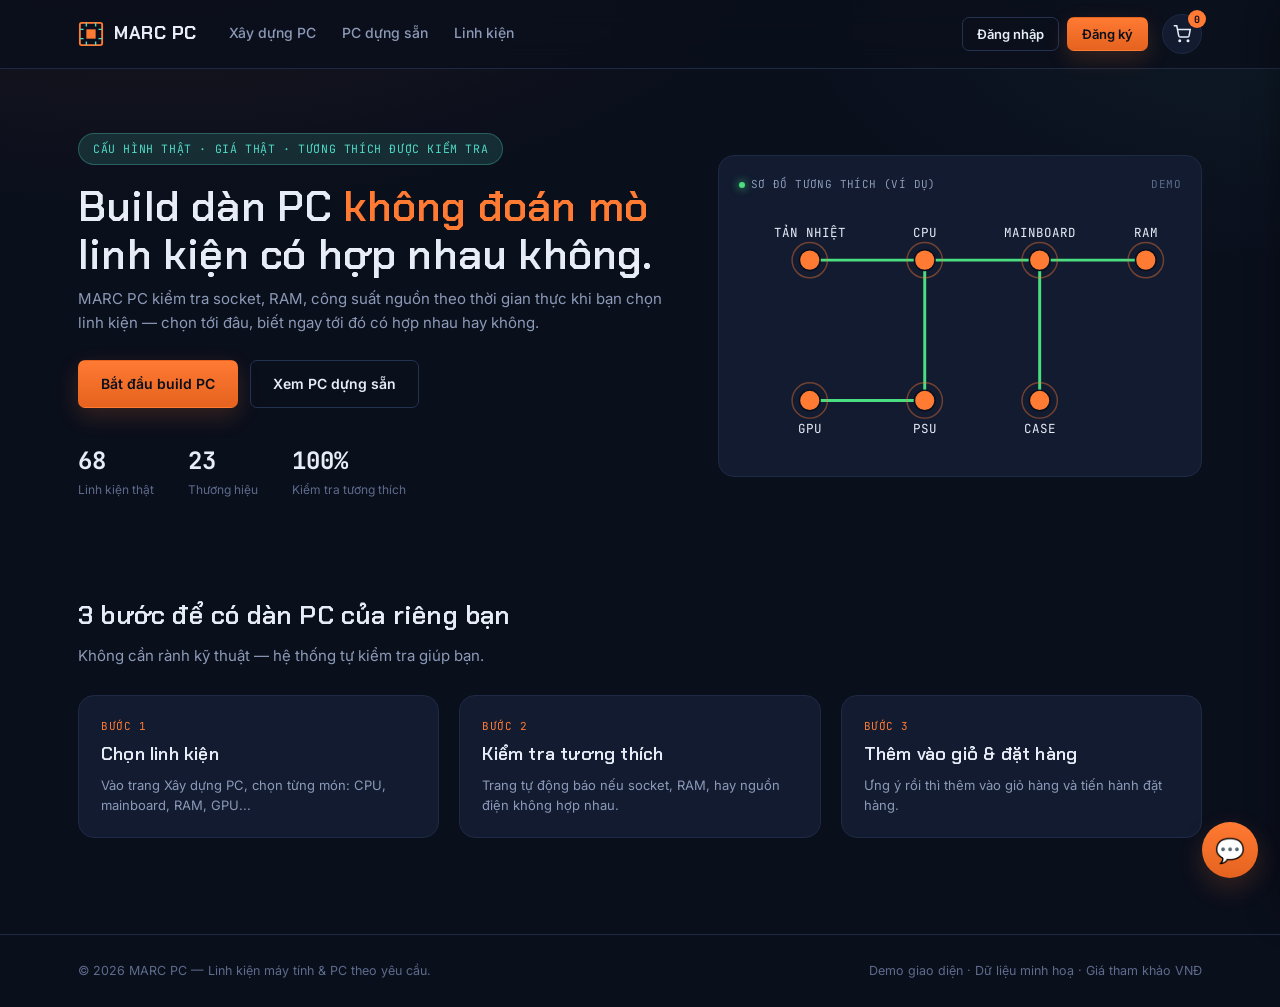
<file: index.html>
<!DOCTYPE html>
<html lang="vi">
<head>
<meta charset="UTF-8">
<meta name="viewport" content="width=device-width, initial-scale=1.0">
<title>MARC PC — Build PC thật, giá thật</title>
<link rel="preconnect" href="https://fonts.googleapis.com">
<link href="https://fonts.googleapis.com/css2?family=Chakra+Petch:wght@400;500;600;700&family=Inter:wght@400;500;600;700;800&family=JetBrains+Mono:wght@400;500;700&display=swap" rel="stylesheet">
<link rel="stylesheet" href="style.css">
</head>
<body>

<nav>
  <div class="nav-inner">
    <div class="logo">
      <span class="logo-mark">
        <svg viewBox="0 0 28 28" fill="none"><rect x="2" y="2" width="24" height="24" rx="2" stroke="#FF7A33" stroke-width="2"/><path d="M9 2V6M19 2V6M9 22V26M19 22V26M2 9H6M2 19H6M22 9H26M22 19H26" stroke="#4FD8C4" stroke-width="1.5"/><rect x="9" y="9" width="10" height="10" fill="#FF7A33"/></svg>
      </span>
      MARC PC
    </div>
    <div class="nav-links">
      <a href="builder.html">Xây dựng PC</a>
      <a href="prebuilt.html">PC dựng sẵn</a>
      <a href="catalog.html">Linh kiện</a>
    </div>
    <div class="nav-right">
      <div id="navAuth"></div>
      <button class="cart-btn" onclick="toggleCart(true)">
        <svg width="18" height="18" viewBox="0 0 24 24" fill="none" stroke="currentColor" stroke-width="2"><circle cx="9" cy="21" r="1"/><circle cx="20" cy="21" r="1"/><path d="M1 1h4l2.68 13.39a2 2 0 002 1.61h9.72a2 2 0 002-1.61L23 6H6"/></svg>
        <span class="cart-count" id="cartCount">0</span>
      </button>
    </div>
  </div>
</nav>

<!-- HERO -->
<section class="hero">
  <div class="wrap hero-grid">
    <div>
      <div class="eyebrow">Cấu hình thật · Giá thật · Tương thích được kiểm tra</div>
      <h1>Build dàn PC <span>không đoán mò</span> linh kiện có hợp nhau không.</h1>
      <p>MARC PC kiểm tra socket, RAM, công suất nguồn theo thời gian thực khi bạn chọn linh kiện — chọn tới đâu, biết ngay tới đó có hợp nhau hay không.</p>
      <div class="hero-actions">
        <a class="btn btn-primary" href="builder.html">Bắt đầu build PC</a>
        <a class="btn btn-ghost" href="prebuilt.html">Xem PC dựng sẵn</a>
      </div>
      <div class="hero-stats">
        <div class="hero-stat"><b id="statParts">0</b><span>Linh kiện thật</span></div>
        <div class="hero-stat"><b id="statBrands">0</b><span>Thương hiệu</span></div>
        <div class="hero-stat"><b>100%</b><span>Kiểm tra tương thích</span></div>
      </div>
    </div>
    <div class="hero-diagram card">
      <div class="hero-diagram-label"><span><span class="dot"></span>SƠ ĐỒ TƯƠNG THÍCH (VÍ DỤ)</span><span>DEMO</span></div>
      <div id="heroDiagram"></div>
    </div>
  </div>
</section>

<section>
  <div class="wrap">
    <div class="section-head">
      <div>
        <h2>3 bước để có dàn PC của riêng bạn</h2>
        <p>Không cần rành kỹ thuật — hệ thống tự kiểm tra giúp bạn.</p>
      </div>
    </div>
    <div class="pre-grid">
      <div class="pre-card card">
        <div class="pre-head">
          <div class="tag">BƯỚC 1</div>
          <h3>Chọn linh kiện</h3>
          <div class="use">Vào trang Xây dựng PC, chọn từng món: CPU, mainboard, RAM, GPU...</div>
        </div>
      </div>
      <div class="pre-card card">
        <div class="pre-head">
          <div class="tag">BƯỚC 2</div>
          <h3>Kiểm tra tương thích</h3>
          <div class="use">Trang tự động báo nếu socket, RAM, hay nguồn điện không hợp nhau.</div>
        </div>
      </div>
      <div class="pre-card card">
        <div class="pre-head">
          <div class="tag">BƯỚC 3</div>
          <h3>Thêm vào giỏ &amp; đặt hàng</h3>
          <div class="use">Ưng ý rồi thì thêm vào giỏ hàng và tiến hành đặt hàng.</div>
        </div>
      </div>
    </div>
  </div>
</section>

<footer>
  <div class="wrap foot-inner">
    <span>© 2026 MARC PC — Linh kiện máy tính &amp; PC theo yêu cầu.</span>
    <span>Demo giao diện · Dữ liệu minh hoạ · Giá tham khảo VNĐ</span>
  </div>
</footer>

<!-- CART DRAWER -->
<div class="overlay" id="overlay" onclick="closeAllOverlays()"></div>
<div class="drawer" id="drawer">
  <div class="drawer-head">
    <strong>Giỏ hàng</strong>
    <button onclick="toggleCart(false)" style="background:none;border:none;color:var(--muted);font-size:20px;cursor:pointer;">×</button>
  </div>
  <div class="drawer-items" id="drawerItems"></div>
  <div class="drawer-foot">
    <div class="summary-row"><span>Tổng cộng</span><b id="drawerTotal" class="mono">0đ</b></div>
    <button class="btn btn-primary" style="width:100%; margin-top:10px;" onclick="openCheckoutModal()">Tiến hành đặt hàng</button>
  </div>
</div>

<!-- CHECKOUT MODAL (Thông tin đặt hàng) -->
<div class="detail-modal" id="checkoutModal">
  <div class="detail-box card checkout-box" id="checkoutBox"></div>
</div>

<!-- AUTH MODAL (Đăng nhập / Đăng ký) -->
<div class="detail-modal" id="authModal">
  <div class="detail-box card auth-box" id="authBox"></div>
</div>

<div class="toast" id="toast"></div>

<!-- Thứ tự nạp file quan trọng: data trước, rồi tới các file dùng chung,
     cuối cùng mới tới file riêng của trang này (home.js) -->
<script src="data.js"></script>
<script src="store.js"></script>
<script src="cart.js"></script>
<script src="auth.js"></script>
<script src="home.js"></script>
<script src="chatbot.js"></script>
</body>
</html>
</file>
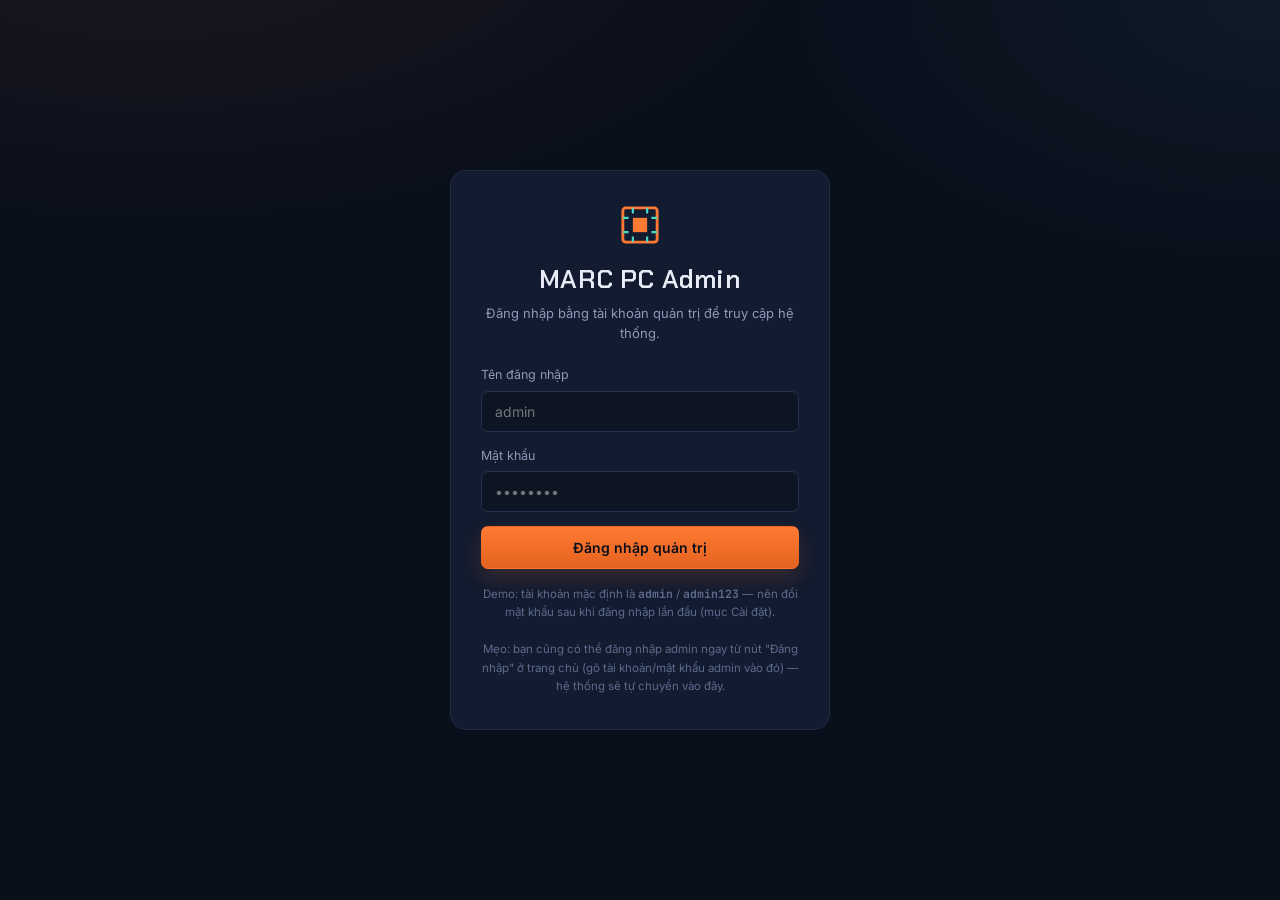
<file: admin.html>
<!DOCTYPE html>
<html lang="vi">
<head>
<meta charset="UTF-8">
<meta name="viewport" content="width=device-width, initial-scale=1.0">
<title>Admin Dashboard — MARC PC</title>
<link rel="preconnect" href="https://fonts.googleapis.com">
<link href="https://fonts.googleapis.com/css2?family=Chakra+Petch:wght@400;500;600;700&family=Inter:wght@400;500;600;700;800&family=JetBrains+Mono:wght@400;500;700&display=swap" rel="stylesheet">
<link rel="stylesheet" href="style.css">
</head>
<body>

<!-- ============== CỔNG ĐĂNG NHẬP ADMIN ============== -->
<div class="admin-gate" id="adminGate">
  <div class="card admin-login-box">
    <span class="logo-mark">
      <svg viewBox="0 0 28 28" fill="none"><rect x="2" y="2" width="24" height="24" rx="2" stroke="#FF7A33" stroke-width="2"/><path d="M9 2V6M19 2V6M9 22V26M19 22V26M2 9H6M2 19H6M22 9H26M22 19H26" stroke="#4FD8C4" stroke-width="1.5"/><rect x="9" y="9" width="10" height="10" fill="#FF7A33"/></svg>
    </span>
    <h2>MARC PC Admin</h2>
    <p>Đăng nhập bằng tài khoản quản trị để truy cập hệ thống.</p>
    <div class="auth-field"><label>Tên đăng nhập</label><input type="text" id="adminUser" name="admin_login_username" autocomplete="off" placeholder="admin" onkeydown="if(event.key==='Enter') submitAdminLogin();"></div>
    <div class="auth-field"><label>Mật khẩu</label><input type="password" id="adminPass" name="admin_login_password" autocomplete="new-password" placeholder="••••••••" onkeydown="if(event.key==='Enter') submitAdminLogin();"></div>
    <div class="auth-error" id="adminLoginError"></div>
    <button class="btn btn-primary" style="width:100%;" onclick="submitAdminLogin()">Đăng nhập quản trị</button>
    <div class="admin-login-hint">Demo: tài khoản mặc định là <b class="mono">admin</b> / <b class="mono">admin123</b> — nên đổi mật khẩu sau khi đăng nhập lần đầu (mục Cài đặt).<br><br>Mẹo: bạn cũng có thể đăng nhập admin ngay từ nút "Đăng nhập" ở trang chủ (gõ tài khoản/mật khẩu admin vào đó) — hệ thống sẽ tự chuyển vào đây.</div>
  </div>
</div>

<!-- ============== GIAO DIỆN QUẢN TRỊ ============== -->
<div class="admin-shell" id="adminShell">
  <aside class="admin-sidebar">
    <div class="admin-brand">
      <span class="logo-mark">
        <svg viewBox="0 0 28 28" fill="none"><rect x="2" y="2" width="24" height="24" rx="2" stroke="#FF7A33" stroke-width="2"/><path d="M9 2V6M19 2V6M9 22V26M19 22V26M2 9H6M2 19H6M22 9H26M22 19H26" stroke="#4FD8C4" stroke-width="1.5"/><rect x="9" y="9" width="10" height="10" fill="#FF7A33"/></svg>
      </span>
      MARC PC Admin
    </div>
    <button class="admin-nav-btn active" data-page="overview" onclick="setAdminPage('overview')">📊 Tổng quan</button>
    <button class="admin-nav-btn" data-page="orders" onclick="setAdminPage('orders')">📦 Đơn hàng</button>
    <button class="admin-nav-btn" data-page="users" onclick="setAdminPage('users')">👤 Người dùng</button>
    <button class="admin-nav-btn" data-page="parts" onclick="setAdminPage('parts')">🧩 Linh kiện</button>
    <button class="admin-nav-btn" data-page="presets" onclick="setAdminPage('presets')">🖥️ Cấu hình dựng sẵn</button>
    <button class="admin-nav-btn" data-page="discounts" onclick="setAdminPage('discounts')">🏷️ Mã giảm giá</button>
    <button class="admin-nav-btn" data-page="settings" onclick="setAdminPage('settings')">⚙️ Cài đặt</button>
    <div class="admin-sidebar-foot">
      <button class="admin-nav-btn" onclick="doAdminLogout()">🚪 Đăng xuất</button>
      <a href="index.html" class="admin-nav-btn" style="display:flex;">← Về trang chủ</a>
    </div>
  </aside>

  <main class="admin-main">

    <!-- TỔNG QUAN -->
    <section class="admin-page active" id="page-overview">
      <div class="admin-page-head">
        <div><h2>Tổng quan hệ thống</h2><p>Số liệu nhanh về cửa hàng, đơn hàng và danh mục linh kiện.</p></div>
      </div>
      <div class="admin-stats" id="ovStats"></div>
      <h3 style="margin-bottom:12px;">Đơn hàng gần đây</h3>
      <div id="ovRecentOrders"></div>
    </section>

    <!-- ĐƠN HÀNG -->
    <section class="admin-page" id="page-orders">
      <div class="admin-page-head">
        <div><h2>Quản lý đơn hàng</h2><p>Xét duyệt và cập nhật tình trạng đơn hàng khách đã đặt.</p></div>
      </div>
      <div id="ordersTableWrap"></div>
    </section>

    <!-- NGƯỜI DÙNG -->
    <section class="admin-page" id="page-users">
      <div class="admin-page-head">
        <div><h2>Quản lý người dùng</h2><p>Danh sách tài khoản khách hàng đã đăng ký trên hệ thống.</p></div>
      </div>
      <div id="usersTableWrap"></div>
    </section>

    <!-- LINH KIỆN -->
    <section class="admin-page" id="page-parts">
      <div class="admin-page-head">
        <div><h2>Quản lý linh kiện</h2><p>Thêm chip CPU, mainboard, RAM... mới trực tiếp vào danh mục cửa hàng.</p></div>
      </div>
      <div class="admin-cat-tabs" id="catTabs"></div>
      <div id="partFormArea"></div>
      <div id="partsTableWrap"></div>
    </section>

    <!-- PRESET -->
    <section class="admin-page" id="page-presets">
      <div class="admin-page-head">
        <div><h2>Cấu hình dựng sẵn (Preset)</h2><p>Tạo thêm các gói PC dựng sẵn để hiển thị ở trang "PC dựng sẵn".</p></div>
      </div>
      <div class="card admin-form-card">
        <h3>+ Thêm cấu hình dựng sẵn mới</h3>
        <p>Điền thông tin tổng quan, sau đó liệt kê từng linh kiện trong cấu hình bên dưới.</p>
        <div class="admin-form-grid">
          <div class="admin-field"><label>Phân khúc (tag)</label><input type="text" id="ps-tag" placeholder="VD: GAMING TẦM TRUNG"></div>
          <div class="admin-field"><label>Tên cấu hình</label><input type="text" id="ps-name" placeholder="VD: MARC Gamer Pro II"></div>
          <div class="admin-field"><label>Mục đích sử dụng</label><input type="text" id="ps-use" placeholder="VD: Game AAA 1440p, dựng phim nhẹ"></div>
          <div class="admin-field"><label>Giá bán (VNĐ)</label><input type="number" id="ps-price" placeholder="VD: 29990000"></div>
        </div>
        <div class="admin-field" style="margin-top:14px;">
          <label>Danh sách linh kiện trong cấu hình</label>
          <div class="admin-specs-rows" id="psSpecsRows"></div>
          <button type="button" class="btn btn-ghost btn-sm" style="margin-top:8px;width:fit-content;" onclick="addPresetSpecRow()">+ Thêm linh kiện</button>
        </div>
        <div class="admin-form-actions">
          <button class="btn btn-primary" onclick="submitAddPreset()">Thêm cấu hình dựng sẵn</button>
        </div>
      </div>
      <div id="presetsTableWrap"></div>
    </section>

    <!-- MÃ GIẢM GIÁ -->
    <section class="admin-page" id="page-discounts">
      <div class="admin-page-head">
        <div><h2>Mã giảm giá</h2><p>Tạo mã khuyến mãi để khách áp dụng ở bước thanh toán.</p></div>
      </div>
      <div class="card admin-form-card">
        <h3>+ Thêm mã giảm giá mới</h3>
        <p>Mã sẽ tự động viết hoa và có hiệu lực ngay khi thêm.</p>
        <div class="admin-form-grid">
          <div class="admin-field"><label>Mã giảm giá</label><input type="text" id="dc-code" placeholder="VD: SALE20" style="text-transform:uppercase;"></div>
          <div class="admin-field">
            <label>Loại giảm giá</label>
            <select id="dc-type">
              <option value="percent">Phần trăm (%)</option>
              <option value="fixed">Số tiền cố định (VNĐ)</option>
            </select>
          </div>
          <div class="admin-field"><label>Giá trị</label><input type="number" id="dc-value" placeholder="VD: 20 (nếu %) hoặc 100000 (nếu VNĐ)"></div>
          <div class="admin-field"><label>Mô tả hiển thị cho khách</label><input type="text" id="dc-label" placeholder="VD: Giảm 20% cho đơn từ 5 triệu"></div>
        </div>
        <div class="admin-form-actions">
          <button class="btn btn-primary" onclick="submitAddDiscount()">Thêm mã giảm giá</button>
        </div>
      </div>
      <div id="discountsTableWrap"></div>
    </section>

    <!-- CÀI ĐẶT -->
    <section class="admin-page" id="page-settings">
      <div class="admin-page-head">
        <div><h2>Cài đặt tài khoản quản trị</h2><p>Đổi mật khẩu đăng nhập admin.</p></div>
      </div>
      <div class="card admin-form-card" style="max-width:420px;">
        <h3>Đổi mật khẩu</h3>
        <div class="admin-field" style="margin-bottom:14px;"><label>Mật khẩu hiện tại</label><input type="password" id="adminOldPass"></div>
        <div class="admin-field" style="margin-bottom:14px;"><label>Mật khẩu mới</label><input type="password" id="adminNewPass"></div>
        <div id="adminPassMsg" style="font-size:12.5px;margin-bottom:12px;min-height:16px;"></div>
        <button class="btn btn-primary" onclick="submitChangeAdminPassword()">Cập nhật mật khẩu</button>
      </div>
    </section>

  </main>
</div>

<div class="toast" id="toast"></div>

<script src="data.js"></script>
<script src="store.js"></script>
<script src="cart.js"></script>
<script src="auth.js"></script>
<script src="admin.js"></script>
</body>
</html>
</file>
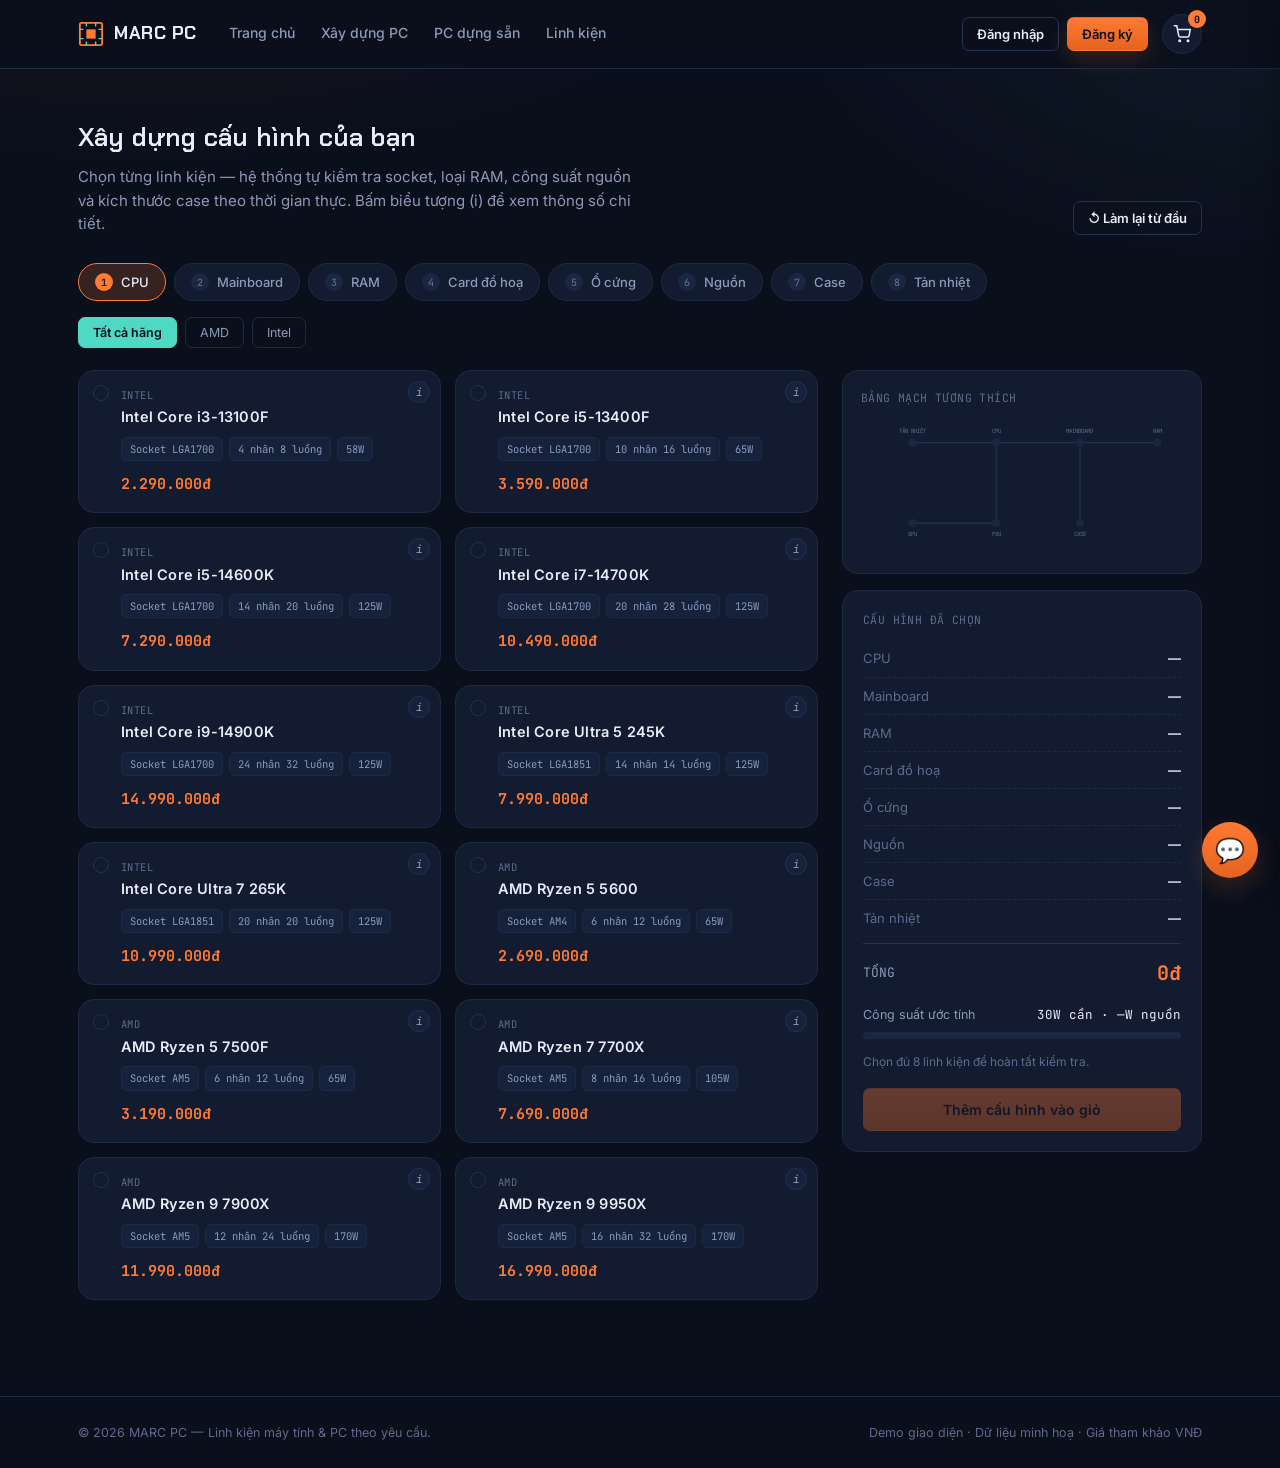
<file: builder.html>
<!DOCTYPE html>
<html lang="vi">
<head>
<meta charset="UTF-8">
<meta name="viewport" content="width=device-width, initial-scale=1.0">
<title>Xây dựng PC — MARC PC</title>
<link rel="preconnect" href="https://fonts.googleapis.com">
<link href="https://fonts.googleapis.com/css2?family=Chakra+Petch:wght@400;500;600;700&family=Inter:wght@400;500;600;700;800&family=JetBrains+Mono:wght@400;500;700&display=swap" rel="stylesheet">
<link rel="stylesheet" href="style.css">
</head>
<body>

<nav>
  <div class="nav-inner">
    <div class="logo">
      <span class="logo-mark">
        <svg viewBox="0 0 28 28" fill="none"><rect x="2" y="2" width="24" height="24" rx="2" stroke="#FF7A33" stroke-width="2"/><path d="M9 2V6M19 2V6M9 22V26M19 22V26M2 9H6M2 19H6M22 9H26M22 19H26" stroke="#4FD8C4" stroke-width="1.5"/><rect x="9" y="9" width="10" height="10" fill="#FF7A33"/></svg>
      </span>
      MARC PC
    </div>
    <div class="nav-links">
      <a href="index.html">Trang chủ</a>
      <a href="builder.html">Xây dựng PC</a>
      <a href="prebuilt.html">PC dựng sẵn</a>
      <a href="catalog.html">Linh kiện</a>
    </div>
    <div class="nav-right">
      <div id="navAuth"></div>
      <button class="cart-btn" onclick="toggleCart(true)">
        <svg width="18" height="18" viewBox="0 0 24 24" fill="none" stroke="currentColor" stroke-width="2"><circle cx="9" cy="21" r="1"/><circle cx="20" cy="21" r="1"/><path d="M1 1h4l2.68 13.39a2 2 0 002 1.61h9.72a2 2 0 002-1.61L23 6H6"/></svg>
        <span class="cart-count" id="cartCount">0</span>
      </button>
    </div>
  </div>
</nav>

<section id="builder" style="padding-top:48px;">
  <div class="wrap">
    <div class="section-head">
      <div>
        <h2>Xây dựng cấu hình của bạn</h2>
        <p>Chọn từng linh kiện — hệ thống tự kiểm tra socket, loại RAM, công suất nguồn và kích thước case theo thời gian thực. Bấm biểu tượng (i) để xem thông số chi tiết.</p>
      </div>
      <button class="btn btn-ghost btn-sm" onclick="resetBuild()">↺ Làm lại từ đầu</button>
    </div>

    <div class="step-tabs" id="stepTabs"></div>
    <div class="brand-filter" id="brandFilter"></div>

    <div class="builder-layout">
      <div>
        <div class="part-list" id="partList"></div>
      </div>
      <div class="builder-side">
        <div class="diagram-box card">
          <div class="diagram-title">Bảng mạch tương thích</div>
          <div id="buildDiagram"></div>
        </div>
        <div class="summary-box card">
          <div class="diagram-title" style="margin-bottom:12px;">Cấu hình đã chọn</div>
          <div id="summaryRows"></div>
          <div class="summary-total">
            <span class="mono" style="color:var(--muted); font-size:13px;">TỔNG</span>
            <b id="totalPrice">0đ</b>
          </div>
          <div class="watt-meter">
            <div style="display:flex; justify-content:space-between;"><span>Công suất ước tính</span><span id="wattText">0 / 0 W</span></div>
            <div class="watt-bar"><i id="wattBarFill" style="width:0%"></i></div>
          </div>
          <div id="issuesBox"></div>
          <button class="btn btn-primary" style="width:100%; margin-top:16px;" id="addBuildBtn" onclick="addBuildToCart()" disabled>Thêm cấu hình vào giỏ</button>
        </div>
      </div>
    </div>
  </div>
</section>

<footer>
  <div class="wrap foot-inner">
    <span>© 2026 MARC PC — Linh kiện máy tính &amp; PC theo yêu cầu.</span>
    <span>Demo giao diện · Dữ liệu minh hoạ · Giá tham khảo VNĐ</span>
  </div>
</footer>

<!-- CART DRAWER -->
<div class="overlay" id="overlay" onclick="closeAllOverlays()"></div>
<div class="drawer" id="drawer">
  <div class="drawer-head">
    <strong>Giỏ hàng</strong>
    <button onclick="toggleCart(false)" style="background:none;border:none;color:var(--muted);font-size:20px;cursor:pointer;">×</button>
  </div>
  <div class="drawer-items" id="drawerItems"></div>
  <div class="drawer-foot">
    <div class="summary-row"><span>Tổng cộng</span><b id="drawerTotal" class="mono">0đ</b></div>
    <button class="btn btn-primary" style="width:100%; margin-top:10px;" onclick="openCheckoutModal()">Tiến hành đặt hàng</button>
  </div>
</div>

<!-- DETAIL MODAL (xem thông số 1 linh kiện) -->
<div class="detail-modal" id="detailModal">
  <div class="detail-box card" id="detailBox"></div>
</div>

<!-- CHECKOUT MODAL (Thông tin đặt hàng) -->
<div class="detail-modal" id="checkoutModal">
  <div class="detail-box card checkout-box" id="checkoutBox"></div>
</div>

<!-- AUTH MODAL (Đăng nhập / Đăng ký) -->
<div class="detail-modal" id="authModal">
  <div class="detail-box card auth-box" id="authBox"></div>
</div>

<div class="toast" id="toast"></div>

<!-- Thứ tự nạp file quan trọng: data trước, rồi tới các file dùng chung,
     cuối cùng mới tới file riêng của trang này (builder.js) -->
<script src="data.js"></script>
<script src="store.js"></script>
<script src="cart.js"></script>
<script src="auth.js"></script>
<script src="detail.js"></script>
<script src="builder.js"></script>
<script src="chatbot.js"></script>
</body>
</html>
</file>
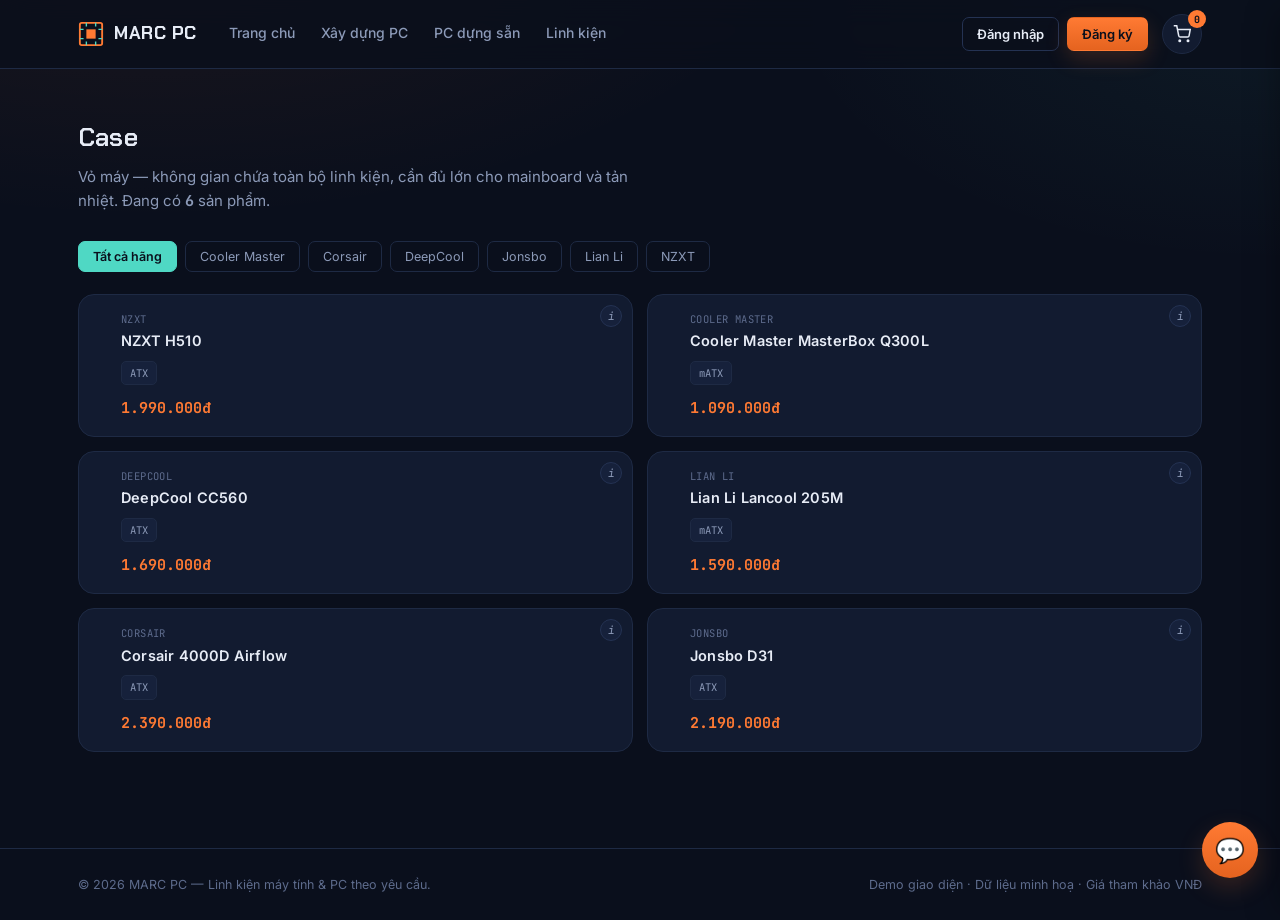
<file: case.html>
<!DOCTYPE html>
<html lang="vi">
<head>
<meta charset="UTF-8">
<meta name="viewport" content="width=device-width, initial-scale=1.0">
<title>Case — MARC PC</title>
<link rel="preconnect" href="https://fonts.googleapis.com">
<link href="https://fonts.googleapis.com/css2?family=Chakra+Petch:wght@400;500;600;700&family=Inter:wght@400;500;600;700;800&family=JetBrains+Mono:wght@400;500;700&display=swap" rel="stylesheet">
<link rel="stylesheet" href="style.css">
</head>
<body>

<nav>
  <div class="nav-inner">
    <div class="logo">
      <span class="logo-mark">
        <svg viewBox="0 0 28 28" fill="none"><rect x="2" y="2" width="24" height="24" rx="2" stroke="#FF7A33" stroke-width="2"/><path d="M9 2V6M19 2V6M9 22V26M19 22V26M2 9H6M2 19H6M22 9H26M22 19H26" stroke="#4FD8C4" stroke-width="1.5"/><rect x="9" y="9" width="10" height="10" fill="#FF7A33"/></svg>
      </span>
      MARC PC
    </div>
    <div class="nav-links">
      <a href="index.html">Trang chủ</a>
      <a href="builder.html">Xây dựng PC</a>
      <a href="prebuilt.html">PC dựng sẵn</a>
      <a href="catalog.html">Linh kiện</a>
    </div>
    <div class="nav-right">
      <div id="navAuth"></div>
      <button class="cart-btn" onclick="toggleCart(true)">
        <svg width="18" height="18" viewBox="0 0 24 24" fill="none" stroke="currentColor" stroke-width="2"><circle cx="9" cy="21" r="1"/><circle cx="20" cy="21" r="1"/><path d="M1 1h4l2.68 13.39a2 2 0 002 1.61h9.72a2 2 0 002-1.61L23 6H6"/></svg>
        <span class="cart-count" id="cartCount">0</span>
      </button>
    </div>
  </div>
</nav>

<section style="padding-top:48px;">
  <div class="wrap">
    <div class="section-head">
      <div>
        <h2>Case</h2>
        <p>Vỏ máy — không gian chứa toàn bộ linh kiện, cần đủ lớn cho mainboard và tản nhiệt. Đang có <b class="mono" id="pageCount">0</b> sản phẩm.</p>
      </div>
    </div>
    <div class="brand-filter" id="pageBrandFilter"></div>
    <div class="part-list" id="pageList"></div>
  </div>
</section>

<footer>
  <div class="wrap foot-inner">
    <span>© 2026 MARC PC — Linh kiện máy tính &amp; PC theo yêu cầu.</span>
    <span>Demo giao diện · Dữ liệu minh hoạ · Giá tham khảo VNĐ</span>
  </div>
</footer>

<!-- CART DRAWER -->
<div class="overlay" id="overlay" onclick="closeAllOverlays()"></div>
<div class="drawer" id="drawer">
  <div class="drawer-head">
    <strong>Giỏ hàng</strong>
    <button onclick="toggleCart(false)" style="background:none;border:none;color:var(--muted);font-size:20px;cursor:pointer;">×</button>
  </div>
  <div class="drawer-items" id="drawerItems"></div>
  <div class="drawer-foot">
    <div class="summary-row"><span>Tổng cộng</span><b id="drawerTotal" class="mono">0đ</b></div>
    <button class="btn btn-primary" style="width:100%; margin-top:10px;" onclick="openCheckoutModal()">Tiến hành đặt hàng</button>
  </div>
</div>

<!-- DETAIL MODAL (xem thông số 1 linh kiện) -->
<div class="detail-modal" id="detailModal">
  <div class="detail-box card" id="detailBox"></div>
</div>

<!-- CHECKOUT MODAL (Thông tin đặt hàng) -->
<div class="detail-modal" id="checkoutModal">
  <div class="detail-box card checkout-box" id="checkoutBox"></div>
</div>

<!-- AUTH MODAL (Đăng nhập / Đăng ký) -->
<div class="detail-modal" id="authModal">
  <div class="detail-box card auth-box" id="authBox"></div>
</div>

<div class="toast" id="toast"></div>

<!-- Thứ tự nạp file quan trọng: data trước, rồi tới các file dùng chung,
     cuối cùng mới tới script riêng của trang này (nằm ngay trong file) -->
<script src="data.js"></script>
<script src="store.js"></script>
<script src="cart.js"></script>
<script src="auth.js"></script>
<script src="detail.js"></script>
<script>

// ============================================================
// Trang linh kiện độc lập: Case
// Hiển thị toàn bộ sản phẩm trong PARTS['case'] (từ data.js),
// lọc theo hãng, và cho phép xem chi tiết / thêm vào giỏ hàng.
// ============================================================

const PAGE_CAT = 'case';
let pageBrand = 'all';

function pageBrands(){
  return [...new Set(PARTS[PAGE_CAT].map(p => p.brand))].sort();
}

function renderPageBrandFilter(){
  const brands = pageBrands();
  document.getElementById('pageBrandFilter').innerHTML = ['all', ...brands].map(b =>
    `<button class="brand-chip ${pageBrand === b ? 'active' : ''}" onclick="setPageBrand('${b}')">${b === 'all' ? 'Tất cả hãng' : b}</button>`
  ).join('');
}
function setPageBrand(b){
  pageBrand = b;
  renderPageList();
  renderPageBrandFilter();
}

function renderPageList(){
  const items = PARTS[PAGE_CAT].filter(p => pageBrand === 'all' || p.brand === pageBrand);
  document.getElementById('pageCount').textContent = items.length;
  document.getElementById('pageList').innerHTML = items.map(item => `
    <div class="part-card card">
      <button class="info-btn" onclick="event.stopPropagation(); openDetail('${PAGE_CAT}','${item.id}')" title="Xem chi tiết">i</button>
      <div onclick="openDetail('${PAGE_CAT}','${item.id}')">
        <div class="brand-tag">${item.brand}</div>
        <h4>${item.name}</h4>
        <div class="specs">${specChips(item, PAGE_CAT)}</div>
        <div class="price">${fmt(item.price)}</div>
      </div>
    </div>
  `).join('');
}

renderPageBrandFilter();
renderPageList();

</script>
<script src="chatbot.js"></script>
</body>
</html>
</file>
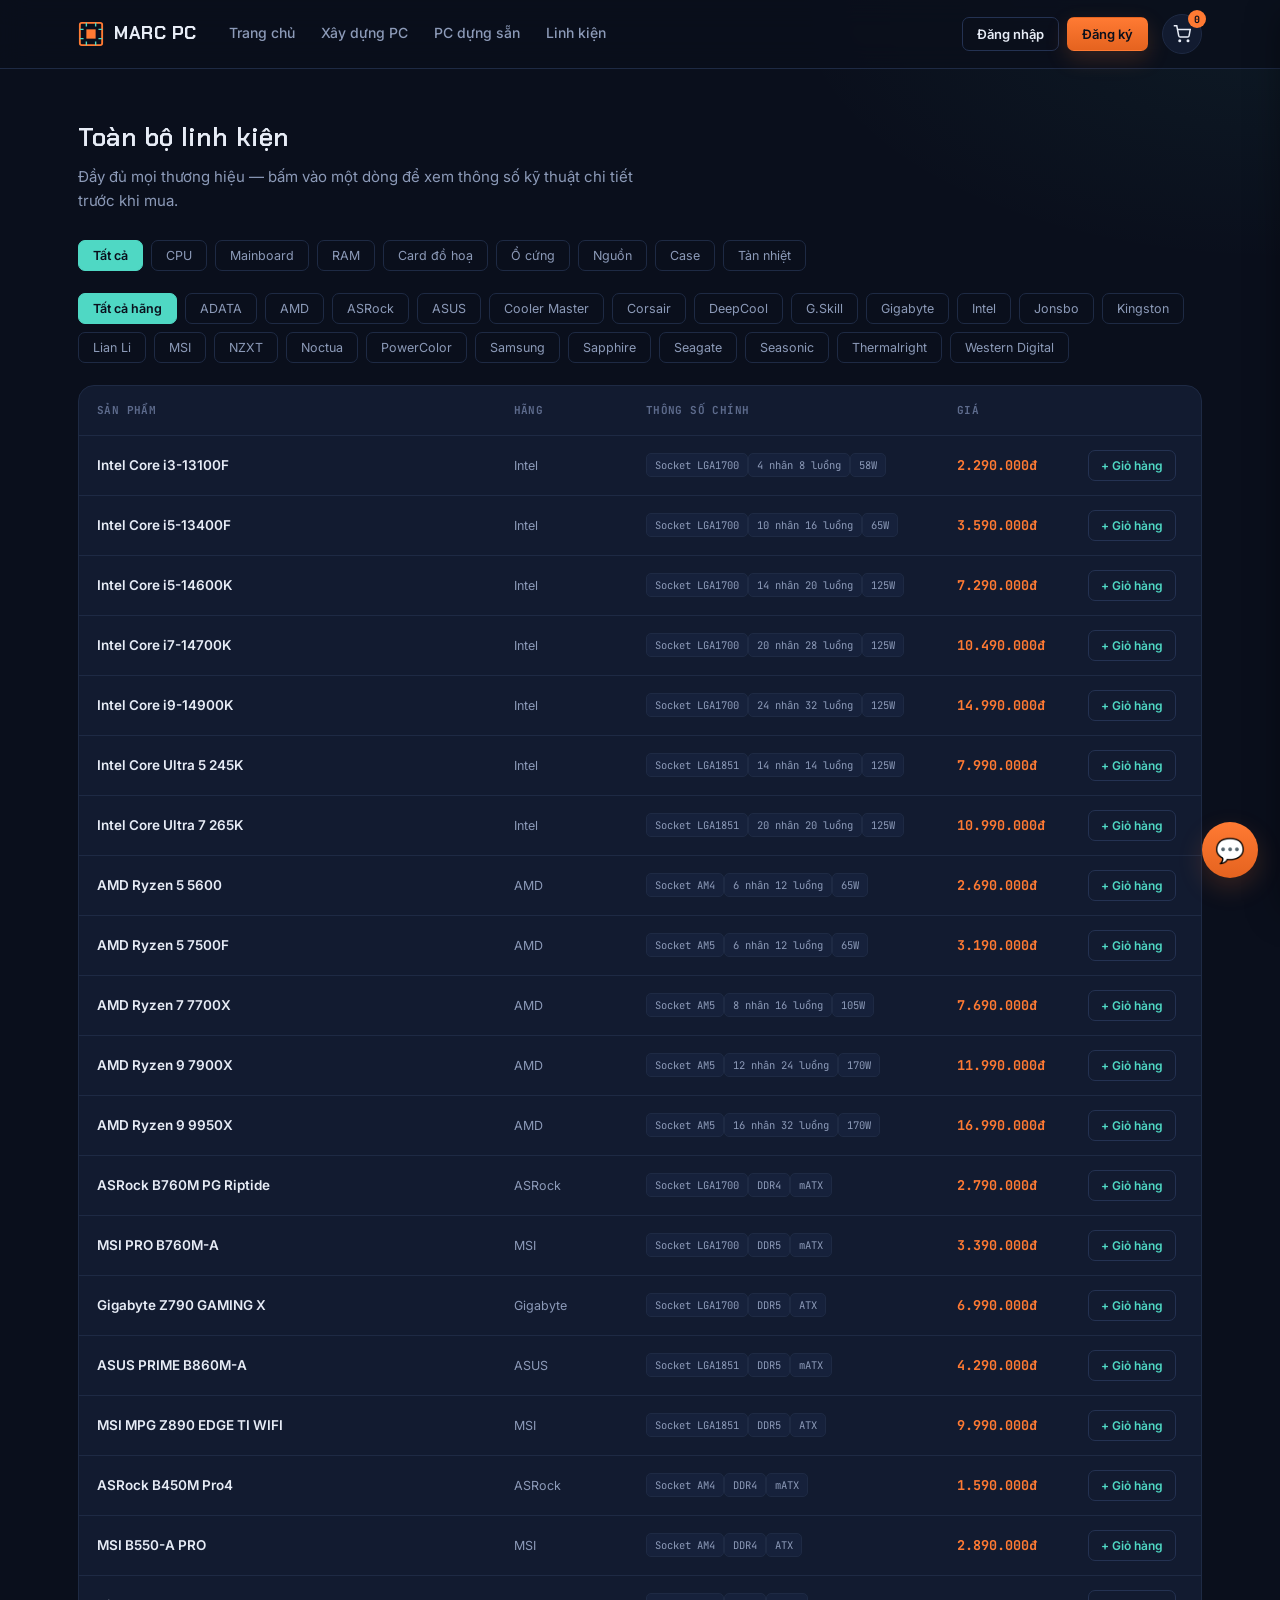
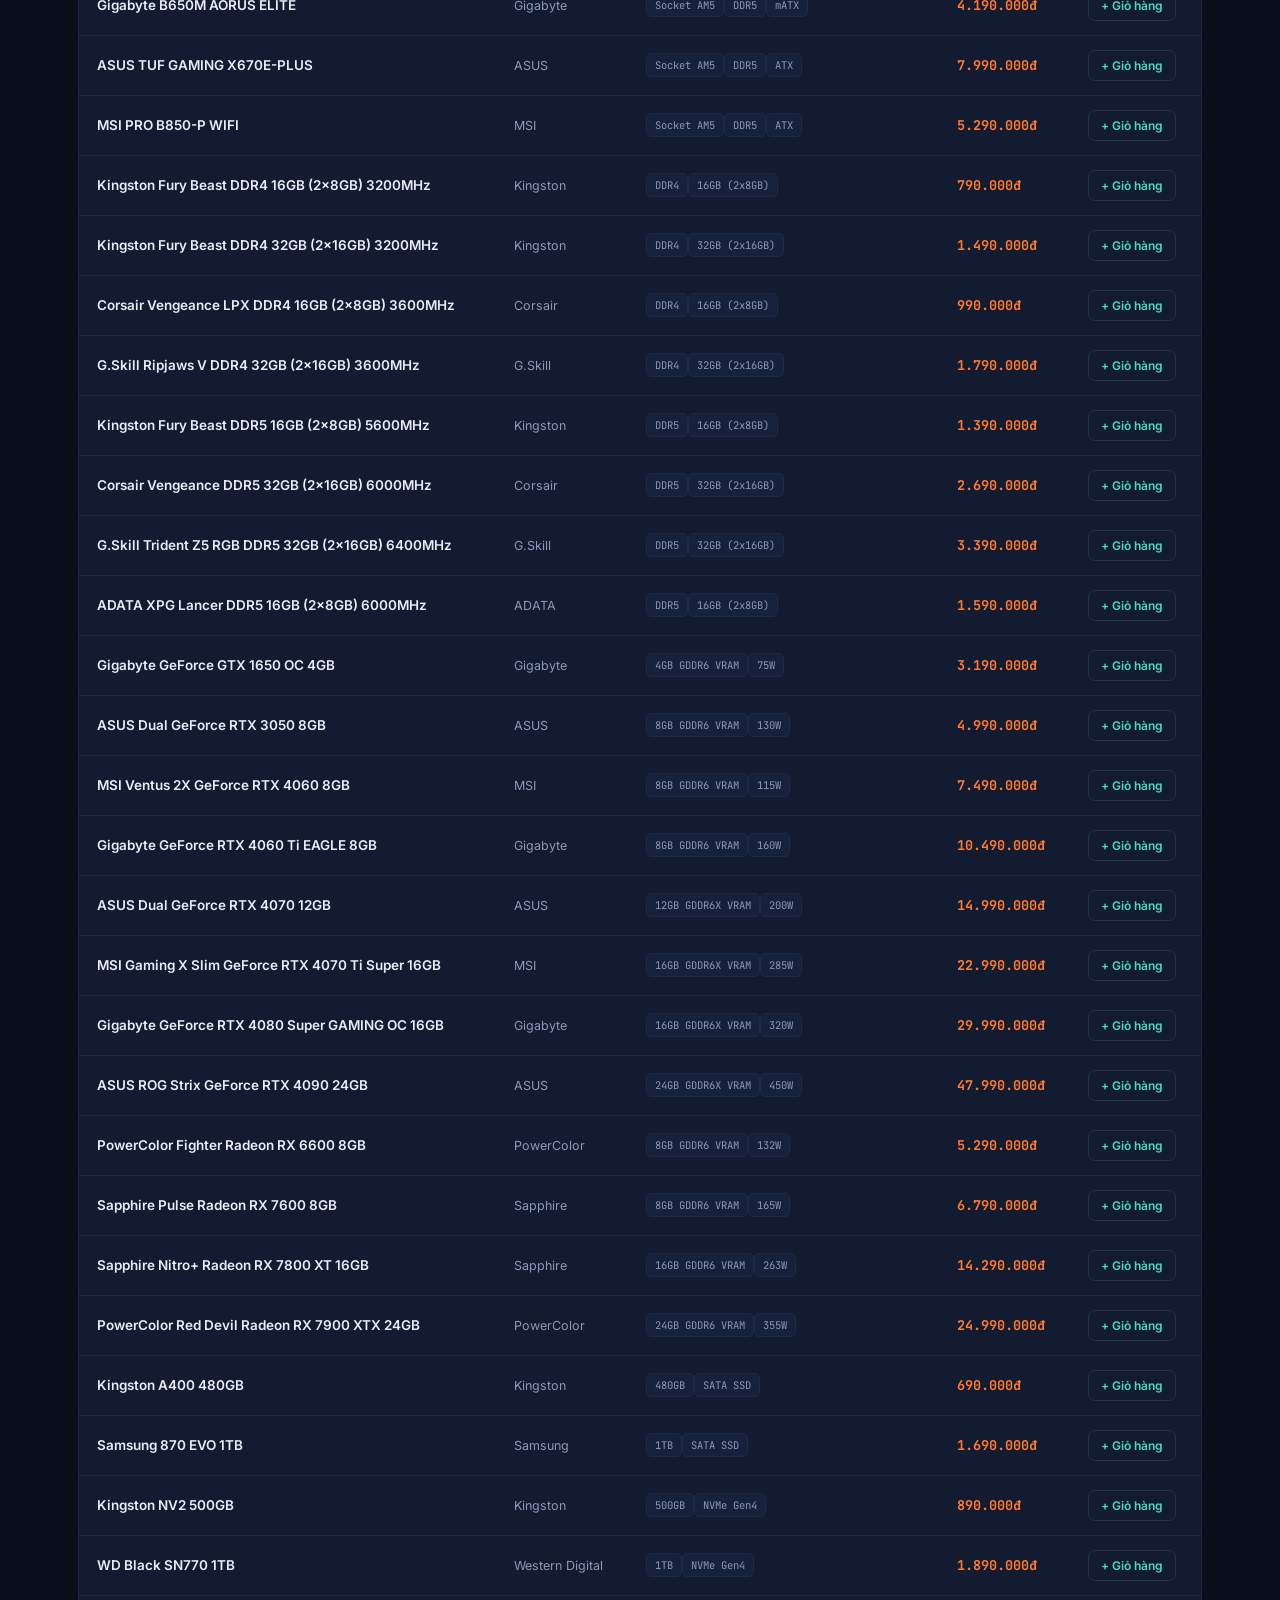
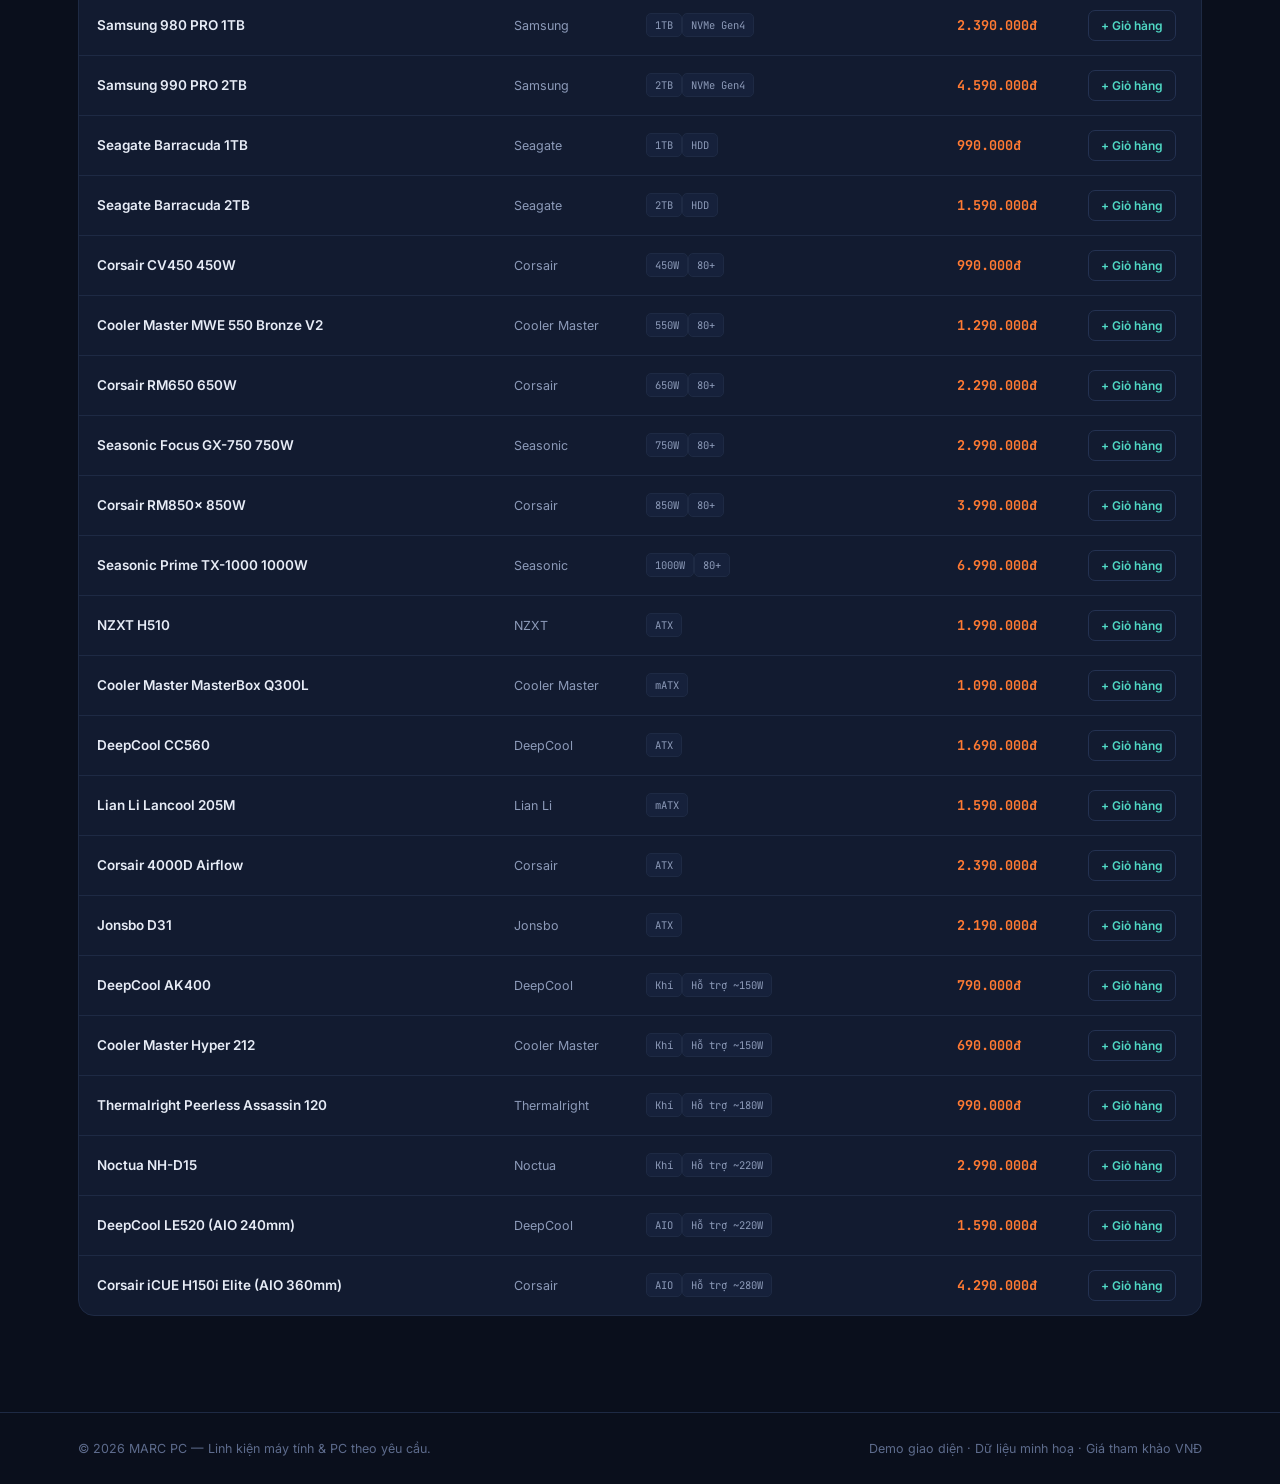
<file: catalog.html>
<!DOCTYPE html>
<html lang="vi">
<head>
<meta charset="UTF-8">
<meta name="viewport" content="width=device-width, initial-scale=1.0">
<title>Linh kiện — MARC PC</title>
<link rel="preconnect" href="https://fonts.googleapis.com">
<link href="https://fonts.googleapis.com/css2?family=Chakra+Petch:wght@400;500;600;700&family=Inter:wght@400;500;600;700;800&family=JetBrains+Mono:wght@400;500;700&display=swap" rel="stylesheet">
<link rel="stylesheet" href="style.css">
</head>
<body>

<nav>
  <div class="nav-inner">
    <div class="logo">
      <span class="logo-mark">
        <svg viewBox="0 0 28 28" fill="none"><rect x="2" y="2" width="24" height="24" rx="2" stroke="#FF7A33" stroke-width="2"/><path d="M9 2V6M19 2V6M9 22V26M19 22V26M2 9H6M2 19H6M22 9H26M22 19H26" stroke="#4FD8C4" stroke-width="1.5"/><rect x="9" y="9" width="10" height="10" fill="#FF7A33"/></svg>
      </span>
      MARC PC
    </div>
    <div class="nav-links">
      <a href="index.html">Trang chủ</a>
      <a href="builder.html">Xây dựng PC</a>
      <a href="prebuilt.html">PC dựng sẵn</a>
      <a href="catalog.html">Linh kiện</a>
    </div>
    <div class="nav-right">
      <div id="navAuth"></div>
      <button class="cart-btn" onclick="toggleCart(true)">
        <svg width="18" height="18" viewBox="0 0 24 24" fill="none" stroke="currentColor" stroke-width="2"><circle cx="9" cy="21" r="1"/><circle cx="20" cy="21" r="1"/><path d="M1 1h4l2.68 13.39a2 2 0 002 1.61h9.72a2 2 0 002-1.61L23 6H6"/></svg>
        <span class="cart-count" id="cartCount">0</span>
      </button>
    </div>
  </div>
</nav>

<section id="catalog" style="padding-top:48px;">
  <div class="wrap">
    <div class="section-head">
      <div>
        <h2>Toàn bộ linh kiện</h2>
        <p>Đầy đủ mọi thương hiệu — bấm vào một dòng để xem thông số kỹ thuật chi tiết trước khi mua.</p>
      </div>
    </div>
    <div class="catalog-filters" id="catalogFilters"></div>
    <div class="brand-filter" id="catalogBrandFilter"></div>
    <div class="cat-table-wrap card">
      <table class="cat-table">
        <thead><tr><th>Sản phẩm</th><th>Hãng</th><th>Thông số chính</th><th>Giá</th><th></th></tr></thead>
        <tbody id="catalogBody"></tbody>
      </table>
    </div>
  </div>
</section>

<footer>
  <div class="wrap foot-inner">
    <span>© 2026 MARC PC — Linh kiện máy tính &amp; PC theo yêu cầu.</span>
    <span>Demo giao diện · Dữ liệu minh hoạ · Giá tham khảo VNĐ</span>
  </div>
</footer>

<!-- CART DRAWER -->
<div class="overlay" id="overlay" onclick="closeAllOverlays()"></div>
<div class="drawer" id="drawer">
  <div class="drawer-head">
    <strong>Giỏ hàng</strong>
    <button onclick="toggleCart(false)" style="background:none;border:none;color:var(--muted);font-size:20px;cursor:pointer;">×</button>
  </div>
  <div class="drawer-items" id="drawerItems"></div>
  <div class="drawer-foot">
    <div class="summary-row"><span>Tổng cộng</span><b id="drawerTotal" class="mono">0đ</b></div>
    <button class="btn btn-primary" style="width:100%; margin-top:10px;" onclick="openCheckoutModal()">Tiến hành đặt hàng</button>
  </div>
</div>

<!-- DETAIL MODAL (xem thông số 1 linh kiện) -->
<div class="detail-modal" id="detailModal">
  <div class="detail-box card" id="detailBox"></div>
</div>

<!-- CHECKOUT MODAL (Thông tin đặt hàng) -->
<div class="detail-modal" id="checkoutModal">
  <div class="detail-box card checkout-box" id="checkoutBox"></div>
</div>

<!-- AUTH MODAL (Đăng nhập / Đăng ký) -->
<div class="detail-modal" id="authModal">
  <div class="detail-box card auth-box" id="authBox"></div>
</div>

<div class="toast" id="toast"></div>

<!-- Thứ tự nạp file quan trọng: data trước, rồi tới các file dùng chung,
     cuối cùng mới tới file riêng của trang này (catalog.js) -->
<script src="data.js"></script>
<script src="store.js"></script>
<script src="cart.js"></script>
<script src="auth.js"></script>
<script src="detail.js"></script>
<script src="catalog.js"></script>
<script src="chatbot.js"></script>
</body>
</html>
</file>
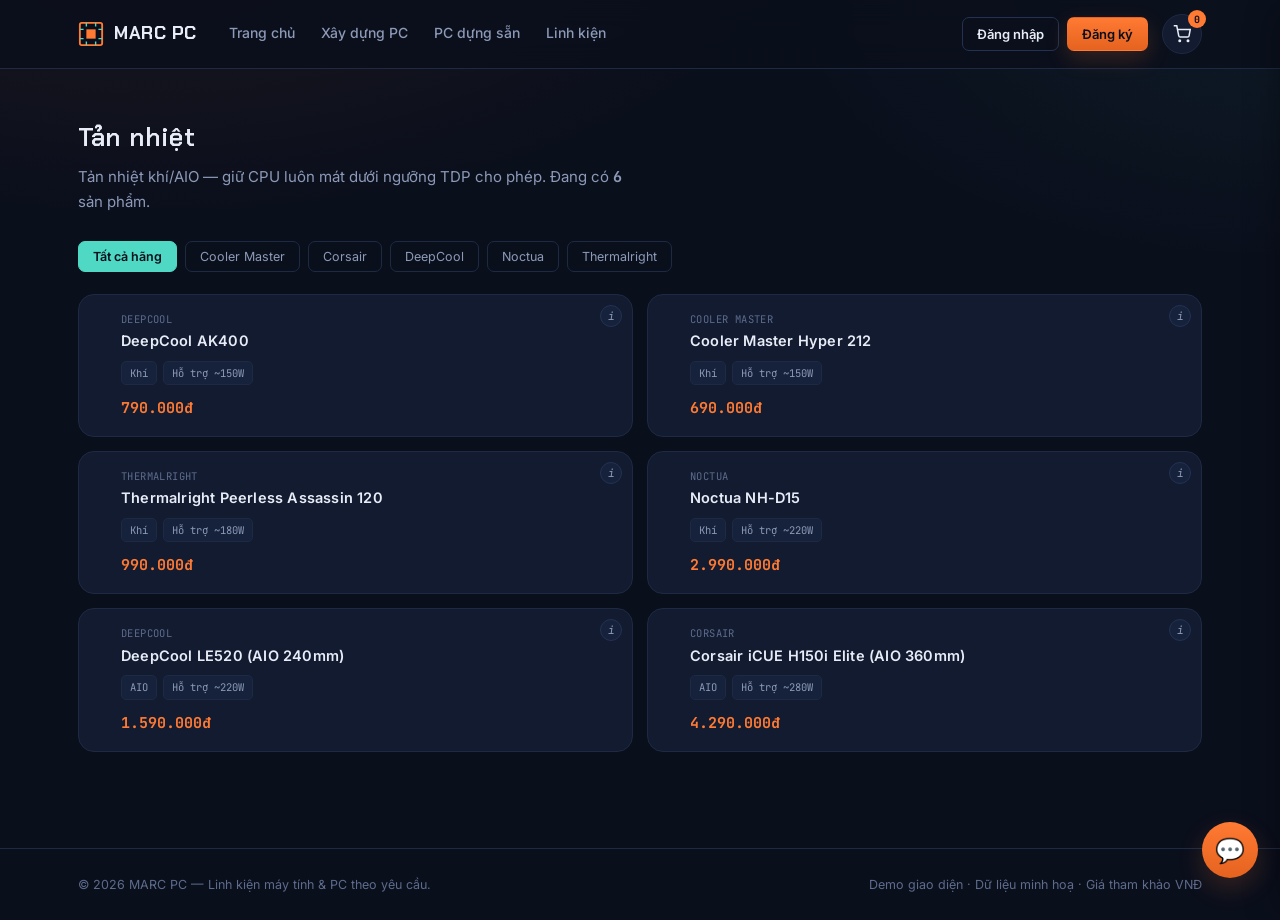
<file: cooler.html>
<!DOCTYPE html>
<html lang="vi">
<head>
<meta charset="UTF-8">
<meta name="viewport" content="width=device-width, initial-scale=1.0">
<title>Tản nhiệt — MARC PC</title>
<link rel="preconnect" href="https://fonts.googleapis.com">
<link href="https://fonts.googleapis.com/css2?family=Chakra+Petch:wght@400;500;600;700&family=Inter:wght@400;500;600;700;800&family=JetBrains+Mono:wght@400;500;700&display=swap" rel="stylesheet">
<link rel="stylesheet" href="style.css">
</head>
<body>

<nav>
  <div class="nav-inner">
    <div class="logo">
      <span class="logo-mark">
        <svg viewBox="0 0 28 28" fill="none"><rect x="2" y="2" width="24" height="24" rx="2" stroke="#FF7A33" stroke-width="2"/><path d="M9 2V6M19 2V6M9 22V26M19 22V26M2 9H6M2 19H6M22 9H26M22 19H26" stroke="#4FD8C4" stroke-width="1.5"/><rect x="9" y="9" width="10" height="10" fill="#FF7A33"/></svg>
      </span>
      MARC PC
    </div>
    <div class="nav-links">
      <a href="index.html">Trang chủ</a>
      <a href="builder.html">Xây dựng PC</a>
      <a href="prebuilt.html">PC dựng sẵn</a>
      <a href="catalog.html">Linh kiện</a>
    </div>
    <div class="nav-right">
      <div id="navAuth"></div>
      <button class="cart-btn" onclick="toggleCart(true)">
        <svg width="18" height="18" viewBox="0 0 24 24" fill="none" stroke="currentColor" stroke-width="2"><circle cx="9" cy="21" r="1"/><circle cx="20" cy="21" r="1"/><path d="M1 1h4l2.68 13.39a2 2 0 002 1.61h9.72a2 2 0 002-1.61L23 6H6"/></svg>
        <span class="cart-count" id="cartCount">0</span>
      </button>
    </div>
  </div>
</nav>

<section style="padding-top:48px;">
  <div class="wrap">
    <div class="section-head">
      <div>
        <h2>Tản nhiệt</h2>
        <p>Tản nhiệt khí/AIO — giữ CPU luôn mát dưới ngưỡng TDP cho phép. Đang có <b class="mono" id="pageCount">0</b> sản phẩm.</p>
      </div>
    </div>
    <div class="brand-filter" id="pageBrandFilter"></div>
    <div class="part-list" id="pageList"></div>
  </div>
</section>

<footer>
  <div class="wrap foot-inner">
    <span>© 2026 MARC PC — Linh kiện máy tính &amp; PC theo yêu cầu.</span>
    <span>Demo giao diện · Dữ liệu minh hoạ · Giá tham khảo VNĐ</span>
  </div>
</footer>

<!-- CART DRAWER -->
<div class="overlay" id="overlay" onclick="closeAllOverlays()"></div>
<div class="drawer" id="drawer">
  <div class="drawer-head">
    <strong>Giỏ hàng</strong>
    <button onclick="toggleCart(false)" style="background:none;border:none;color:var(--muted);font-size:20px;cursor:pointer;">×</button>
  </div>
  <div class="drawer-items" id="drawerItems"></div>
  <div class="drawer-foot">
    <div class="summary-row"><span>Tổng cộng</span><b id="drawerTotal" class="mono">0đ</b></div>
    <button class="btn btn-primary" style="width:100%; margin-top:10px;" onclick="openCheckoutModal()">Tiến hành đặt hàng</button>
  </div>
</div>

<!-- DETAIL MODAL (xem thông số 1 linh kiện) -->
<div class="detail-modal" id="detailModal">
  <div class="detail-box card" id="detailBox"></div>
</div>

<!-- CHECKOUT MODAL (Thông tin đặt hàng) -->
<div class="detail-modal" id="checkoutModal">
  <div class="detail-box card checkout-box" id="checkoutBox"></div>
</div>

<!-- AUTH MODAL (Đăng nhập / Đăng ký) -->
<div class="detail-modal" id="authModal">
  <div class="detail-box card auth-box" id="authBox"></div>
</div>

<div class="toast" id="toast"></div>

<!-- Thứ tự nạp file quan trọng: data trước, rồi tới các file dùng chung,
     cuối cùng mới tới script riêng của trang này (nằm ngay trong file) -->
<script src="data.js"></script>
<script src="store.js"></script>
<script src="cart.js"></script>
<script src="auth.js"></script>
<script src="detail.js"></script>
<script>

// ============================================================
// Trang linh kiện độc lập: Tản nhiệt
// Hiển thị toàn bộ sản phẩm trong PARTS['cooler'] (từ data.js),
// lọc theo hãng, và cho phép xem chi tiết / thêm vào giỏ hàng.
// ============================================================

const PAGE_CAT = 'cooler';
let pageBrand = 'all';

function pageBrands(){
  return [...new Set(PARTS[PAGE_CAT].map(p => p.brand))].sort();
}

function renderPageBrandFilter(){
  const brands = pageBrands();
  document.getElementById('pageBrandFilter').innerHTML = ['all', ...brands].map(b =>
    `<button class="brand-chip ${pageBrand === b ? 'active' : ''}" onclick="setPageBrand('${b}')">${b === 'all' ? 'Tất cả hãng' : b}</button>`
  ).join('');
}
function setPageBrand(b){
  pageBrand = b;
  renderPageList();
  renderPageBrandFilter();
}

function renderPageList(){
  const items = PARTS[PAGE_CAT].filter(p => pageBrand === 'all' || p.brand === pageBrand);
  document.getElementById('pageCount').textContent = items.length;
  document.getElementById('pageList').innerHTML = items.map(item => `
    <div class="part-card card">
      <button class="info-btn" onclick="event.stopPropagation(); openDetail('${PAGE_CAT}','${item.id}')" title="Xem chi tiết">i</button>
      <div onclick="openDetail('${PAGE_CAT}','${item.id}')">
        <div class="brand-tag">${item.brand}</div>
        <h4>${item.name}</h4>
        <div class="specs">${specChips(item, PAGE_CAT)}</div>
        <div class="price">${fmt(item.price)}</div>
      </div>
    </div>
  `).join('');
}

renderPageBrandFilter();
renderPageList();

</script>
<script src="chatbot.js"></script>
</body>
</html>
</file>
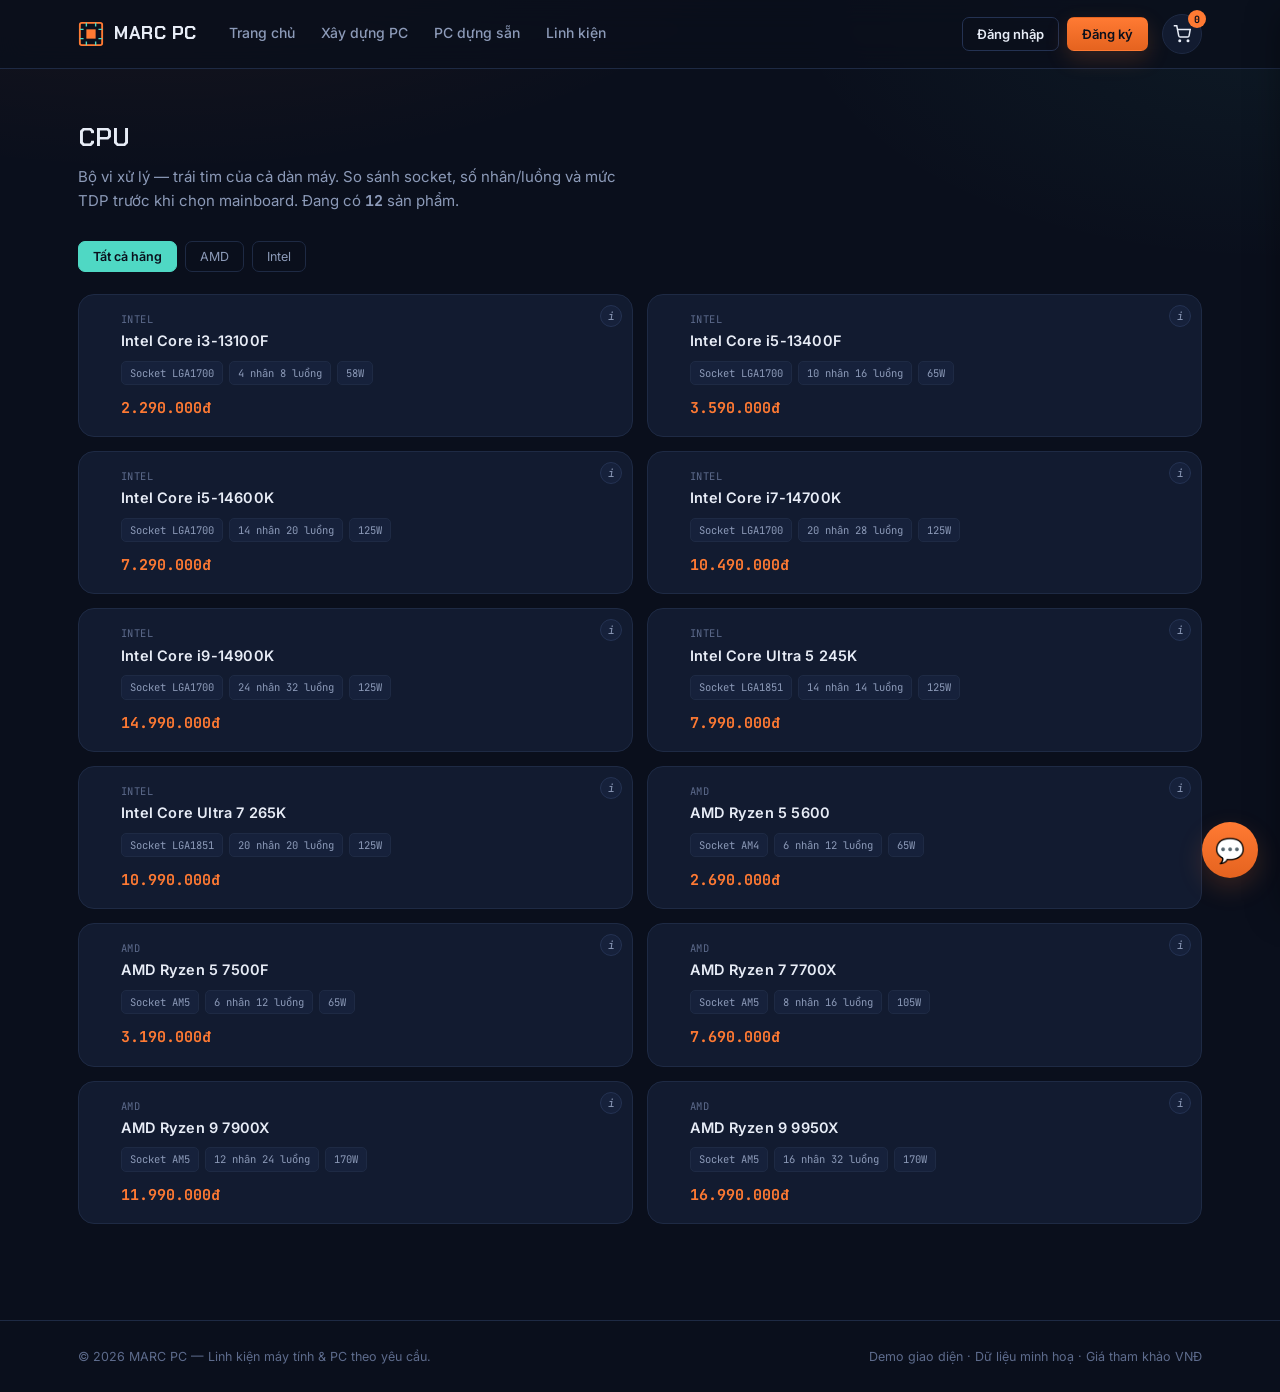
<file: cpu.html>
<!DOCTYPE html>
<html lang="vi">
<head>
<meta charset="UTF-8">
<meta name="viewport" content="width=device-width, initial-scale=1.0">
<title>CPU — MARC PC</title>
<link rel="preconnect" href="https://fonts.googleapis.com">
<link href="https://fonts.googleapis.com/css2?family=Chakra+Petch:wght@400;500;600;700&family=Inter:wght@400;500;600;700;800&family=JetBrains+Mono:wght@400;500;700&display=swap" rel="stylesheet">
<link rel="stylesheet" href="style.css">
</head>
<body>

<nav>
  <div class="nav-inner">
    <div class="logo">
      <span class="logo-mark">
        <svg viewBox="0 0 28 28" fill="none"><rect x="2" y="2" width="24" height="24" rx="2" stroke="#FF7A33" stroke-width="2"/><path d="M9 2V6M19 2V6M9 22V26M19 22V26M2 9H6M2 19H6M22 9H26M22 19H26" stroke="#4FD8C4" stroke-width="1.5"/><rect x="9" y="9" width="10" height="10" fill="#FF7A33"/></svg>
      </span>
      MARC PC
    </div>
    <div class="nav-links">
      <a href="index.html">Trang chủ</a>
      <a href="builder.html">Xây dựng PC</a>
      <a href="prebuilt.html">PC dựng sẵn</a>
      <a href="catalog.html">Linh kiện</a>
    </div>
    <div class="nav-right">
      <div id="navAuth"></div>
      <button class="cart-btn" onclick="toggleCart(true)">
        <svg width="18" height="18" viewBox="0 0 24 24" fill="none" stroke="currentColor" stroke-width="2"><circle cx="9" cy="21" r="1"/><circle cx="20" cy="21" r="1"/><path d="M1 1h4l2.68 13.39a2 2 0 002 1.61h9.72a2 2 0 002-1.61L23 6H6"/></svg>
        <span class="cart-count" id="cartCount">0</span>
      </button>
    </div>
  </div>
</nav>

<section style="padding-top:48px;">
  <div class="wrap">
    <div class="section-head">
      <div>
        <h2>CPU</h2>
        <p>Bộ vi xử lý — trái tim của cả dàn máy. So sánh socket, số nhân/luồng và mức TDP trước khi chọn mainboard. Đang có <b class="mono" id="pageCount">0</b> sản phẩm.</p>
      </div>
    </div>
    <div class="brand-filter" id="pageBrandFilter"></div>
    <div class="part-list" id="pageList"></div>
  </div>
</section>

<footer>
  <div class="wrap foot-inner">
    <span>© 2026 MARC PC — Linh kiện máy tính &amp; PC theo yêu cầu.</span>
    <span>Demo giao diện · Dữ liệu minh hoạ · Giá tham khảo VNĐ</span>
  </div>
</footer>

<!-- CART DRAWER -->
<div class="overlay" id="overlay" onclick="closeAllOverlays()"></div>
<div class="drawer" id="drawer">
  <div class="drawer-head">
    <strong>Giỏ hàng</strong>
    <button onclick="toggleCart(false)" style="background:none;border:none;color:var(--muted);font-size:20px;cursor:pointer;">×</button>
  </div>
  <div class="drawer-items" id="drawerItems"></div>
  <div class="drawer-foot">
    <div class="summary-row"><span>Tổng cộng</span><b id="drawerTotal" class="mono">0đ</b></div>
    <button class="btn btn-primary" style="width:100%; margin-top:10px;" onclick="openCheckoutModal()">Tiến hành đặt hàng</button>
  </div>
</div>

<!-- DETAIL MODAL (xem thông số 1 linh kiện) -->
<div class="detail-modal" id="detailModal">
  <div class="detail-box card" id="detailBox"></div>
</div>

<!-- CHECKOUT MODAL (Thông tin đặt hàng) -->
<div class="detail-modal" id="checkoutModal">
  <div class="detail-box card checkout-box" id="checkoutBox"></div>
</div>

<!-- AUTH MODAL (Đăng nhập / Đăng ký) -->
<div class="detail-modal" id="authModal">
  <div class="detail-box card auth-box" id="authBox"></div>
</div>

<div class="toast" id="toast"></div>

<!-- Thứ tự nạp file quan trọng: data trước, rồi tới các file dùng chung,
     cuối cùng mới tới script riêng của trang này (nằm ngay trong file) -->
<script src="data.js"></script>
<script src="store.js"></script>
<script src="cart.js"></script>
<script src="auth.js"></script>
<script src="detail.js"></script>
<script>

// ============================================================
// Trang linh kiện độc lập: CPU
// Hiển thị toàn bộ sản phẩm trong PARTS['cpu'] (từ data.js),
// lọc theo hãng, và cho phép xem chi tiết / thêm vào giỏ hàng.
// ============================================================

const PAGE_CAT = 'cpu';
let pageBrand = 'all';

function pageBrands(){
  return [...new Set(PARTS[PAGE_CAT].map(p => p.brand))].sort();
}

function renderPageBrandFilter(){
  const brands = pageBrands();
  document.getElementById('pageBrandFilter').innerHTML = ['all', ...brands].map(b =>
    `<button class="brand-chip ${pageBrand === b ? 'active' : ''}" onclick="setPageBrand('${b}')">${b === 'all' ? 'Tất cả hãng' : b}</button>`
  ).join('');
}
function setPageBrand(b){
  pageBrand = b;
  renderPageList();
  renderPageBrandFilter();
}

function renderPageList(){
  const items = PARTS[PAGE_CAT].filter(p => pageBrand === 'all' || p.brand === pageBrand);
  document.getElementById('pageCount').textContent = items.length;
  document.getElementById('pageList').innerHTML = items.map(item => `
    <div class="part-card card">
      <button class="info-btn" onclick="event.stopPropagation(); openDetail('${PAGE_CAT}','${item.id}')" title="Xem chi tiết">i</button>
      <div onclick="openDetail('${PAGE_CAT}','${item.id}')">
        <div class="brand-tag">${item.brand}</div>
        <h4>${item.name}</h4>
        <div class="specs">${specChips(item, PAGE_CAT)}</div>
        <div class="price">${fmt(item.price)}</div>
      </div>
    </div>
  `).join('');
}

renderPageBrandFilter();
renderPageList();

</script>
<script src="chatbot.js"></script>
</body>
</html>
</file>
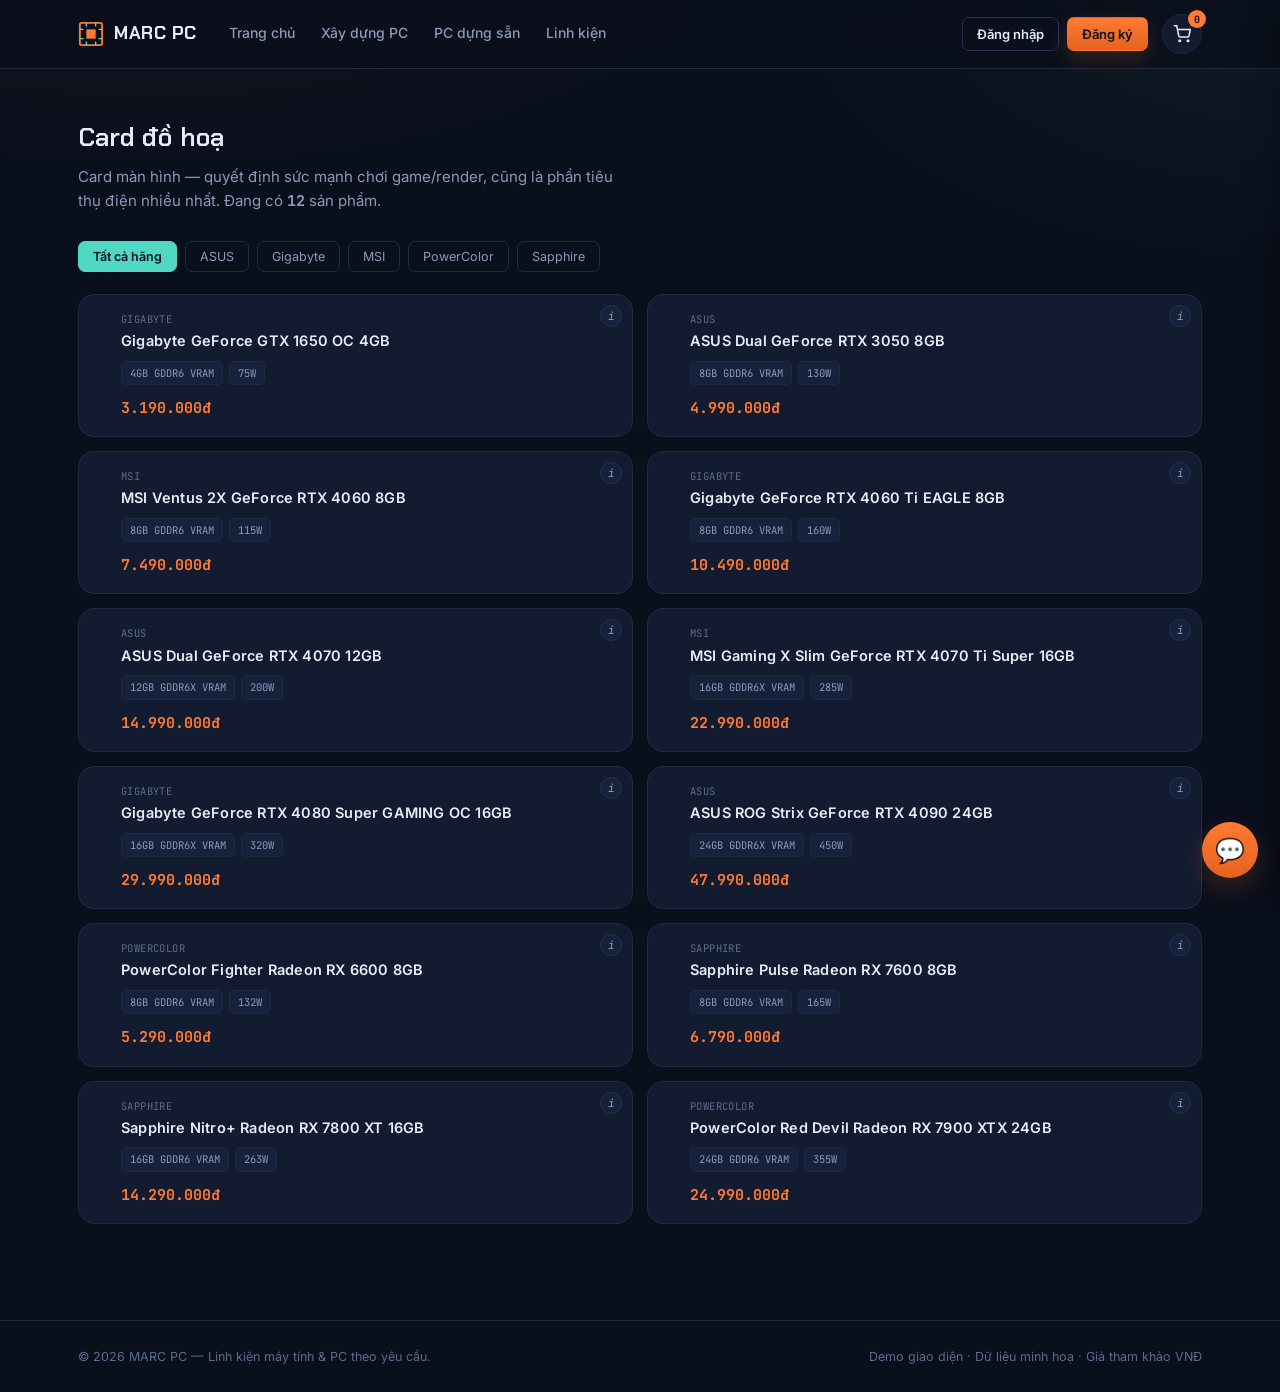
<file: gpu.html>
<!DOCTYPE html>
<html lang="vi">
<head>
<meta charset="UTF-8">
<meta name="viewport" content="width=device-width, initial-scale=1.0">
<title>Card đồ hoạ — MARC PC</title>
<link rel="preconnect" href="https://fonts.googleapis.com">
<link href="https://fonts.googleapis.com/css2?family=Chakra+Petch:wght@400;500;600;700&family=Inter:wght@400;500;600;700;800&family=JetBrains+Mono:wght@400;500;700&display=swap" rel="stylesheet">
<link rel="stylesheet" href="style.css">
</head>
<body>

<nav>
  <div class="nav-inner">
    <div class="logo">
      <span class="logo-mark">
        <svg viewBox="0 0 28 28" fill="none"><rect x="2" y="2" width="24" height="24" rx="2" stroke="#FF7A33" stroke-width="2"/><path d="M9 2V6M19 2V6M9 22V26M19 22V26M2 9H6M2 19H6M22 9H26M22 19H26" stroke="#4FD8C4" stroke-width="1.5"/><rect x="9" y="9" width="10" height="10" fill="#FF7A33"/></svg>
      </span>
      MARC PC
    </div>
    <div class="nav-links">
      <a href="index.html">Trang chủ</a>
      <a href="builder.html">Xây dựng PC</a>
      <a href="prebuilt.html">PC dựng sẵn</a>
      <a href="catalog.html">Linh kiện</a>
    </div>
    <div class="nav-right">
      <div id="navAuth"></div>
      <button class="cart-btn" onclick="toggleCart(true)">
        <svg width="18" height="18" viewBox="0 0 24 24" fill="none" stroke="currentColor" stroke-width="2"><circle cx="9" cy="21" r="1"/><circle cx="20" cy="21" r="1"/><path d="M1 1h4l2.68 13.39a2 2 0 002 1.61h9.72a2 2 0 002-1.61L23 6H6"/></svg>
        <span class="cart-count" id="cartCount">0</span>
      </button>
    </div>
  </div>
</nav>

<section style="padding-top:48px;">
  <div class="wrap">
    <div class="section-head">
      <div>
        <h2>Card đồ hoạ</h2>
        <p>Card màn hình — quyết định sức mạnh chơi game/render, cũng là phần tiêu thụ điện nhiều nhất. Đang có <b class="mono" id="pageCount">0</b> sản phẩm.</p>
      </div>
    </div>
    <div class="brand-filter" id="pageBrandFilter"></div>
    <div class="part-list" id="pageList"></div>
  </div>
</section>

<footer>
  <div class="wrap foot-inner">
    <span>© 2026 MARC PC — Linh kiện máy tính &amp; PC theo yêu cầu.</span>
    <span>Demo giao diện · Dữ liệu minh hoạ · Giá tham khảo VNĐ</span>
  </div>
</footer>

<!-- CART DRAWER -->
<div class="overlay" id="overlay" onclick="closeAllOverlays()"></div>
<div class="drawer" id="drawer">
  <div class="drawer-head">
    <strong>Giỏ hàng</strong>
    <button onclick="toggleCart(false)" style="background:none;border:none;color:var(--muted);font-size:20px;cursor:pointer;">×</button>
  </div>
  <div class="drawer-items" id="drawerItems"></div>
  <div class="drawer-foot">
    <div class="summary-row"><span>Tổng cộng</span><b id="drawerTotal" class="mono">0đ</b></div>
    <button class="btn btn-primary" style="width:100%; margin-top:10px;" onclick="openCheckoutModal()">Tiến hành đặt hàng</button>
  </div>
</div>

<!-- DETAIL MODAL (xem thông số 1 linh kiện) -->
<div class="detail-modal" id="detailModal">
  <div class="detail-box card" id="detailBox"></div>
</div>

<!-- CHECKOUT MODAL (Thông tin đặt hàng) -->
<div class="detail-modal" id="checkoutModal">
  <div class="detail-box card checkout-box" id="checkoutBox"></div>
</div>

<!-- AUTH MODAL (Đăng nhập / Đăng ký) -->
<div class="detail-modal" id="authModal">
  <div class="detail-box card auth-box" id="authBox"></div>
</div>

<div class="toast" id="toast"></div>

<!-- Thứ tự nạp file quan trọng: data trước, rồi tới các file dùng chung,
     cuối cùng mới tới script riêng của trang này (nằm ngay trong file) -->
<script src="data.js"></script>
<script src="store.js"></script>
<script src="cart.js"></script>
<script src="auth.js"></script>
<script src="detail.js"></script>
<script>

// ============================================================
// Trang linh kiện độc lập: Card đồ hoạ
// Hiển thị toàn bộ sản phẩm trong PARTS['gpu'] (từ data.js),
// lọc theo hãng, và cho phép xem chi tiết / thêm vào giỏ hàng.
// ============================================================

const PAGE_CAT = 'gpu';
let pageBrand = 'all';

function pageBrands(){
  return [...new Set(PARTS[PAGE_CAT].map(p => p.brand))].sort();
}

function renderPageBrandFilter(){
  const brands = pageBrands();
  document.getElementById('pageBrandFilter').innerHTML = ['all', ...brands].map(b =>
    `<button class="brand-chip ${pageBrand === b ? 'active' : ''}" onclick="setPageBrand('${b}')">${b === 'all' ? 'Tất cả hãng' : b}</button>`
  ).join('');
}
function setPageBrand(b){
  pageBrand = b;
  renderPageList();
  renderPageBrandFilter();
}

function renderPageList(){
  const items = PARTS[PAGE_CAT].filter(p => pageBrand === 'all' || p.brand === pageBrand);
  document.getElementById('pageCount').textContent = items.length;
  document.getElementById('pageList').innerHTML = items.map(item => `
    <div class="part-card card">
      <button class="info-btn" onclick="event.stopPropagation(); openDetail('${PAGE_CAT}','${item.id}')" title="Xem chi tiết">i</button>
      <div onclick="openDetail('${PAGE_CAT}','${item.id}')">
        <div class="brand-tag">${item.brand}</div>
        <h4>${item.name}</h4>
        <div class="specs">${specChips(item, PAGE_CAT)}</div>
        <div class="price">${fmt(item.price)}</div>
      </div>
    </div>
  `).join('');
}

renderPageBrandFilter();
renderPageList();

</script>
<script src="chatbot.js"></script>
</body>
</html>
</file>
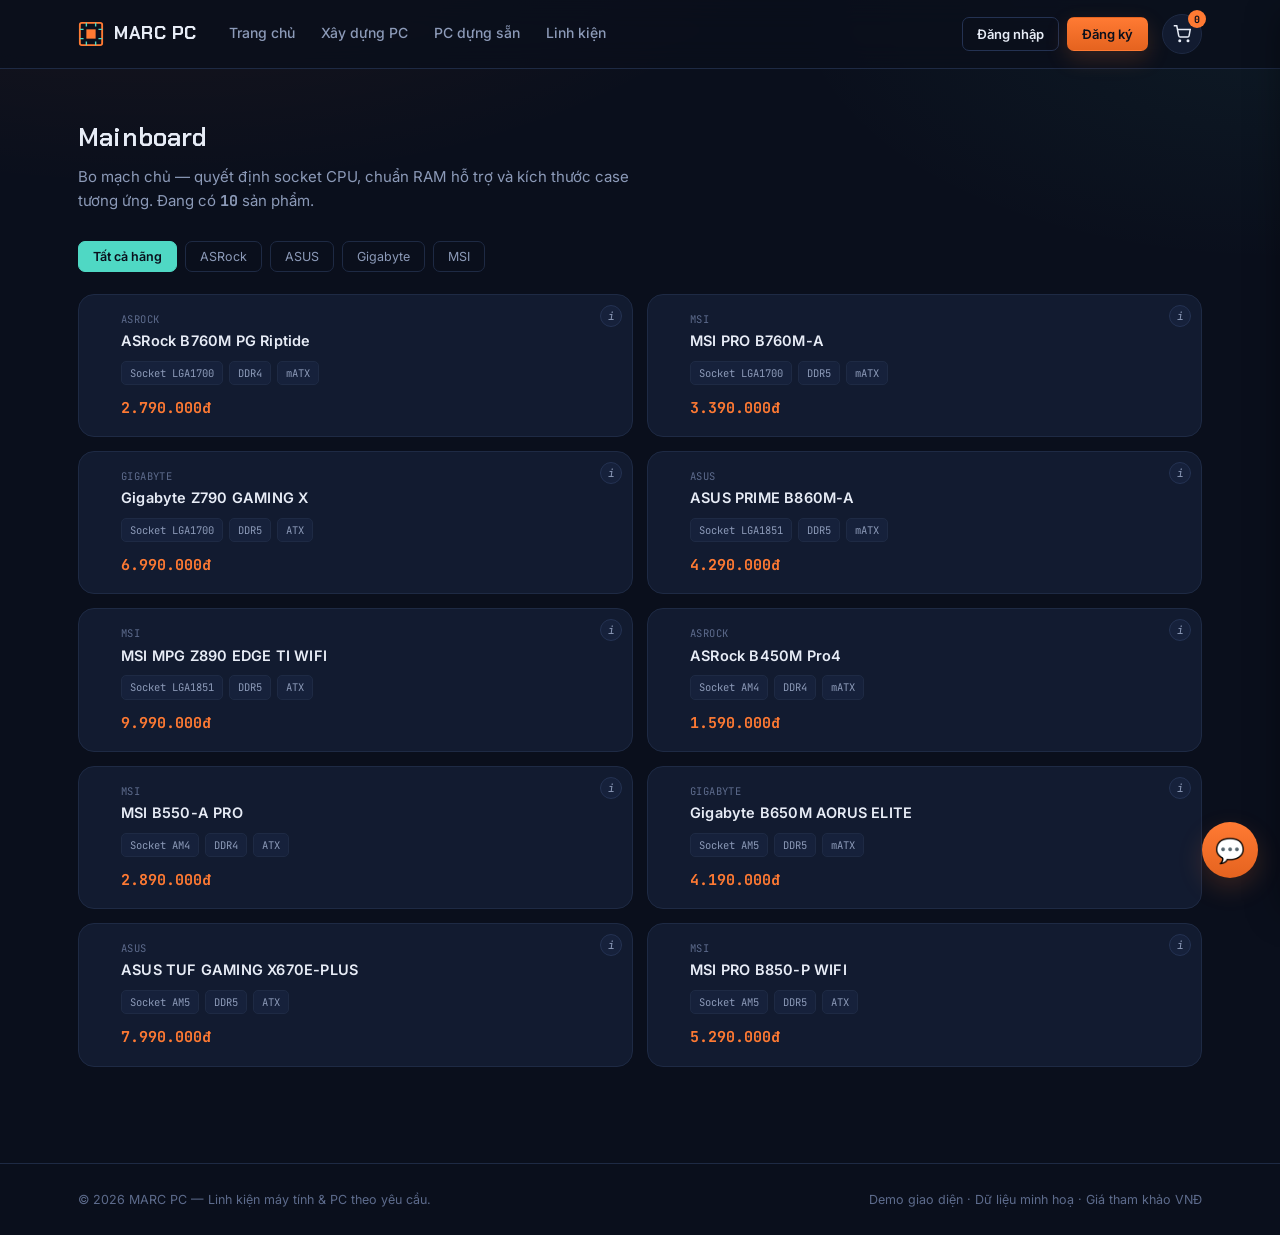
<file: mainboard.html>
<!DOCTYPE html>
<html lang="vi">
<head>
<meta charset="UTF-8">
<meta name="viewport" content="width=device-width, initial-scale=1.0">
<title>Mainboard — MARC PC</title>
<link rel="preconnect" href="https://fonts.googleapis.com">
<link href="https://fonts.googleapis.com/css2?family=Chakra+Petch:wght@400;500;600;700&family=Inter:wght@400;500;600;700;800&family=JetBrains+Mono:wght@400;500;700&display=swap" rel="stylesheet">
<link rel="stylesheet" href="style.css">
</head>
<body>

<nav>
  <div class="nav-inner">
    <div class="logo">
      <span class="logo-mark">
        <svg viewBox="0 0 28 28" fill="none"><rect x="2" y="2" width="24" height="24" rx="2" stroke="#FF7A33" stroke-width="2"/><path d="M9 2V6M19 2V6M9 22V26M19 22V26M2 9H6M2 19H6M22 9H26M22 19H26" stroke="#4FD8C4" stroke-width="1.5"/><rect x="9" y="9" width="10" height="10" fill="#FF7A33"/></svg>
      </span>
      MARC PC
    </div>
    <div class="nav-links">
      <a href="index.html">Trang chủ</a>
      <a href="builder.html">Xây dựng PC</a>
      <a href="prebuilt.html">PC dựng sẵn</a>
      <a href="catalog.html">Linh kiện</a>
    </div>
    <div class="nav-right">
      <div id="navAuth"></div>
      <button class="cart-btn" onclick="toggleCart(true)">
        <svg width="18" height="18" viewBox="0 0 24 24" fill="none" stroke="currentColor" stroke-width="2"><circle cx="9" cy="21" r="1"/><circle cx="20" cy="21" r="1"/><path d="M1 1h4l2.68 13.39a2 2 0 002 1.61h9.72a2 2 0 002-1.61L23 6H6"/></svg>
        <span class="cart-count" id="cartCount">0</span>
      </button>
    </div>
  </div>
</nav>

<section style="padding-top:48px;">
  <div class="wrap">
    <div class="section-head">
      <div>
        <h2>Mainboard</h2>
        <p>Bo mạch chủ — quyết định socket CPU, chuẩn RAM hỗ trợ và kích thước case tương ứng. Đang có <b class="mono" id="pageCount">0</b> sản phẩm.</p>
      </div>
    </div>
    <div class="brand-filter" id="pageBrandFilter"></div>
    <div class="part-list" id="pageList"></div>
  </div>
</section>

<footer>
  <div class="wrap foot-inner">
    <span>© 2026 MARC PC — Linh kiện máy tính &amp; PC theo yêu cầu.</span>
    <span>Demo giao diện · Dữ liệu minh hoạ · Giá tham khảo VNĐ</span>
  </div>
</footer>

<!-- CART DRAWER -->
<div class="overlay" id="overlay" onclick="closeAllOverlays()"></div>
<div class="drawer" id="drawer">
  <div class="drawer-head">
    <strong>Giỏ hàng</strong>
    <button onclick="toggleCart(false)" style="background:none;border:none;color:var(--muted);font-size:20px;cursor:pointer;">×</button>
  </div>
  <div class="drawer-items" id="drawerItems"></div>
  <div class="drawer-foot">
    <div class="summary-row"><span>Tổng cộng</span><b id="drawerTotal" class="mono">0đ</b></div>
    <button class="btn btn-primary" style="width:100%; margin-top:10px;" onclick="openCheckoutModal()">Tiến hành đặt hàng</button>
  </div>
</div>

<!-- DETAIL MODAL (xem thông số 1 linh kiện) -->
<div class="detail-modal" id="detailModal">
  <div class="detail-box card" id="detailBox"></div>
</div>

<!-- CHECKOUT MODAL (Thông tin đặt hàng) -->
<div class="detail-modal" id="checkoutModal">
  <div class="detail-box card checkout-box" id="checkoutBox"></div>
</div>

<!-- AUTH MODAL (Đăng nhập / Đăng ký) -->
<div class="detail-modal" id="authModal">
  <div class="detail-box card auth-box" id="authBox"></div>
</div>

<div class="toast" id="toast"></div>

<!-- Thứ tự nạp file quan trọng: data trước, rồi tới các file dùng chung,
     cuối cùng mới tới script riêng của trang này (nằm ngay trong file) -->
<script src="data.js"></script>
<script src="store.js"></script>
<script src="cart.js"></script>
<script src="auth.js"></script>
<script src="detail.js"></script>
<script>

// ============================================================
// Trang linh kiện độc lập: Mainboard
// Hiển thị toàn bộ sản phẩm trong PARTS['mainboard'] (từ data.js),
// lọc theo hãng, và cho phép xem chi tiết / thêm vào giỏ hàng.
// ============================================================

const PAGE_CAT = 'mainboard';
let pageBrand = 'all';

function pageBrands(){
  return [...new Set(PARTS[PAGE_CAT].map(p => p.brand))].sort();
}

function renderPageBrandFilter(){
  const brands = pageBrands();
  document.getElementById('pageBrandFilter').innerHTML = ['all', ...brands].map(b =>
    `<button class="brand-chip ${pageBrand === b ? 'active' : ''}" onclick="setPageBrand('${b}')">${b === 'all' ? 'Tất cả hãng' : b}</button>`
  ).join('');
}
function setPageBrand(b){
  pageBrand = b;
  renderPageList();
  renderPageBrandFilter();
}

function renderPageList(){
  const items = PARTS[PAGE_CAT].filter(p => pageBrand === 'all' || p.brand === pageBrand);
  document.getElementById('pageCount').textContent = items.length;
  document.getElementById('pageList').innerHTML = items.map(item => `
    <div class="part-card card">
      <button class="info-btn" onclick="event.stopPropagation(); openDetail('${PAGE_CAT}','${item.id}')" title="Xem chi tiết">i</button>
      <div onclick="openDetail('${PAGE_CAT}','${item.id}')">
        <div class="brand-tag">${item.brand}</div>
        <h4>${item.name}</h4>
        <div class="specs">${specChips(item, PAGE_CAT)}</div>
        <div class="price">${fmt(item.price)}</div>
      </div>
    </div>
  `).join('');
}

renderPageBrandFilter();
renderPageList();

</script>
<script src="chatbot.js"></script>
</body>
</html>
</file>
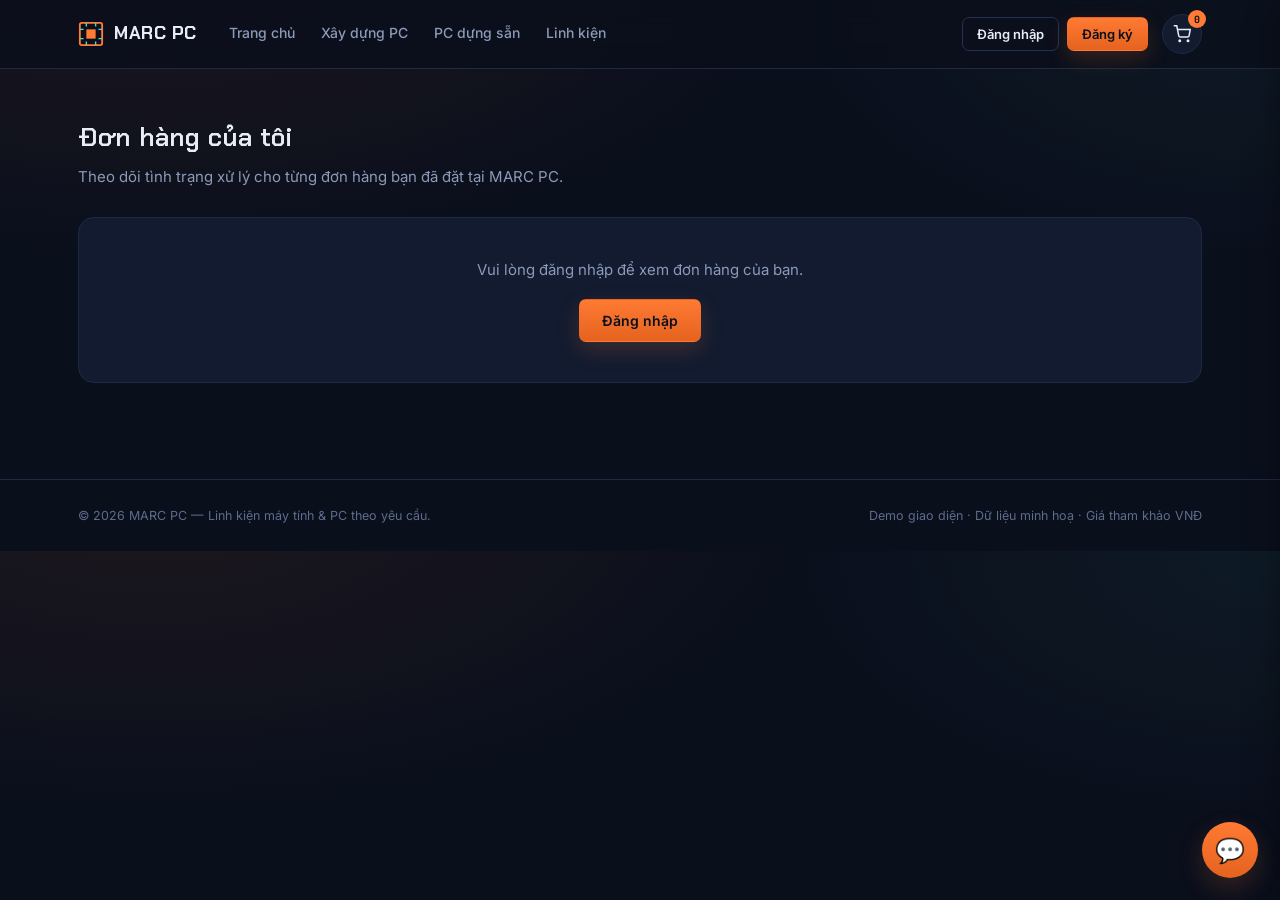
<file: orders.html>
<!DOCTYPE html>
<html lang="vi">
<head>
<meta charset="UTF-8">
<meta name="viewport" content="width=device-width, initial-scale=1.0">
<title>Đơn hàng của tôi — MARC PC</title>
<link rel="preconnect" href="https://fonts.googleapis.com">
<link href="https://fonts.googleapis.com/css2?family=Chakra+Petch:wght@400;500;600;700&family=Inter:wght@400;500;600;700;800&family=JetBrains+Mono:wght@400;500;700&display=swap" rel="stylesheet">
<link rel="stylesheet" href="style.css">
</head>
<body>

<nav>
  <div class="nav-inner">
    <div class="logo">
      <span class="logo-mark">
        <svg viewBox="0 0 28 28" fill="none"><rect x="2" y="2" width="24" height="24" rx="2" stroke="#FF7A33" stroke-width="2"/><path d="M9 2V6M19 2V6M9 22V26M19 22V26M2 9H6M2 19H6M22 9H26M22 19H26" stroke="#4FD8C4" stroke-width="1.5"/><rect x="9" y="9" width="10" height="10" fill="#FF7A33"/></svg>
      </span>
      MARC PC
    </div>
    <div class="nav-links">
      <a href="index.html">Trang chủ</a>
      <a href="builder.html">Xây dựng PC</a>
      <a href="prebuilt.html">PC dựng sẵn</a>
      <a href="catalog.html">Linh kiện</a>
    </div>
    <div class="nav-right">
      <div id="navAuth"></div>
      <button class="cart-btn" onclick="toggleCart(true)">
        <svg width="18" height="18" viewBox="0 0 24 24" fill="none" stroke="currentColor" stroke-width="2"><circle cx="9" cy="21" r="1"/><circle cx="20" cy="21" r="1"/><path d="M1 1h4l2.68 13.39a2 2 0 002 1.61h9.72a2 2 0 002-1.61L23 6H6"/></svg>
        <span class="cart-count" id="cartCount">0</span>
      </button>
    </div>
  </div>
</nav>

<section style="padding-top:48px;">
  <div class="wrap">
    <div class="section-head">
      <div>
        <h2>Đơn hàng của tôi</h2>
        <p>Theo dõi tình trạng xử lý cho từng đơn hàng bạn đã đặt tại MARC PC.</p>
      </div>
    </div>
    <div id="ordersRoot"></div>
  </div>
</section>

<footer>
  <div class="wrap foot-inner">
    <span>© 2026 MARC PC — Linh kiện máy tính &amp; PC theo yêu cầu.</span>
    <span>Demo giao diện · Dữ liệu minh hoạ · Giá tham khảo VNĐ</span>
  </div>
</footer>

<!-- CART DRAWER -->
<div class="overlay" id="overlay" onclick="closeAllOverlays()"></div>
<div class="drawer" id="drawer">
  <div class="drawer-head">
    <strong>Giỏ hàng</strong>
    <button onclick="toggleCart(false)" style="background:none;border:none;color:var(--muted);font-size:20px;cursor:pointer;">×</button>
  </div>
  <div class="drawer-items" id="drawerItems"></div>
  <div class="drawer-foot">
    <div class="summary-row"><span>Tổng cộng</span><b id="drawerTotal" class="mono">0đ</b></div>
    <button class="btn btn-primary" style="width:100%; margin-top:10px;" onclick="openCheckoutModal()">Tiến hành đặt hàng</button>
  </div>
</div>

<!-- CHECKOUT MODAL (Thông tin đặt hàng) -->
<div class="detail-modal" id="checkoutModal">
  <div class="detail-box card checkout-box" id="checkoutBox"></div>
</div>

<!-- AUTH MODAL -->
<div class="detail-modal" id="authModal">
  <div class="detail-box card auth-box" id="authBox"></div>
</div>

<div class="toast" id="toast"></div>

<script src="data.js"></script>
<script src="store.js"></script>
<script src="cart.js"></script>
<script src="auth.js"></script>
<script>
// ============================================================
// Logic riêng trang orders.html
// ============================================================
function statusClass(status){
  return {
    'Chờ xử lý': 'st-cho',
    'Đã duyệt':  'st-duyet',
    'Đang giao': 'st-giao',
    'Hoàn tất':  'st-hoantat',
    'Đã huỷ':    'st-huy',
  }[status] || '';
}
function formatDate(iso){
  const d = new Date(iso);
  return d.toLocaleString('vi-VN', { day:'2-digit', month:'2-digit', year:'numeric', hour:'2-digit', minute:'2-digit' });
}
function renderOrdersPage(){
  const root = document.getElementById('ordersRoot');
  const currentUser = getCurrentUser();

  if(!currentUser){
    root.innerHTML = `<div class="card" style="padding:40px;text-align:center;">
      <p style="margin-bottom:18px;">Vui lòng đăng nhập để xem đơn hàng của bạn.</p>
      <button class="btn btn-primary" onclick="openAuthModal('login')">Đăng nhập</button>
    </div>`;
    return;
  }

  const orders = getOrdersByUser(currentUser.email);
  if(!orders.length){
    root.innerHTML = `<div class="card"><div class="empty-note">Bạn chưa có đơn hàng nào.<br>Hãy build một cấu hình hoặc chọn PC dựng sẵn nhé.</div></div>`;
    return;
  }

  root.innerHTML = `<div class="order-list">${orders.map(o => `
    <div class="card order-card">
      <div class="order-head">
        <div>
          <div class="order-id">MÃ ĐƠN: ${o.id}</div>
          <div class="order-date">${formatDate(o.createdAt)}</div>
        </div>
        <span class="status-badge ${statusClass(o.status)}">${o.status}</span>
      </div>
      <div class="order-items">
        ${o.items.map(i => `<div class="order-item-row"><span>${i.label}</span><b>${fmt(i.price)}</b></div>`).join('')}
      </div>
      ${(o.customerName || o.phone || o.address || o.paymentMethod) ? `
        <div style="font-size:12.5px;color:var(--muted);line-height:1.8;margin:10px 0;padding:10px 12px;background:var(--bg-soft);border-radius:var(--radius-sm);border:1px solid var(--border);">
          ${o.customerName ? `<div>👤 Người nhận: <b style="color:var(--text);">${o.customerName}</b></div>` : ''}
          ${o.phone ? `<div>📞 SĐT: ${o.phone}</div>` : ''}
          ${o.address ? `<div>📍 Địa chỉ: ${o.address}</div>` : ''}
          ${o.paymentMethod ? `<div>💳 Thanh toán: ${o.paymentMethod}</div>` : ''}
        </div>
      ` : ''}
      ${o.discountAmount ? `
        <div class="order-item-row" style="color:var(--accent);">
          <span>Mã giảm giá ${o.discountCode ? '"'+o.discountCode+'"' : ''}</span><b>-${fmt(o.discountAmount)}</b>
        </div>
      ` : ''}
      <div class="order-foot">
        <span style="font-size:12px;color:var(--muted-2);">${o.items.length} sản phẩm</span>
        <span class="order-total">${fmt(o.total)}</span>
      </div>
    </div>
  `).join('')}</div>`;
}

renderOrdersPage();
// Nếu người dùng đăng nhập/đăng xuất ngay trên trang này thì render lại danh sách
const _origCloseAuthModal = closeAuthModal;
closeAuthModal = function(){ _origCloseAuthModal(); renderOrdersPage(); };
const _origLogout = logout;
logout = function(){ _origLogout(); renderOrdersPage(); };
</script>
<script src="chatbot.js"></script>
</body>
</html>
</file>
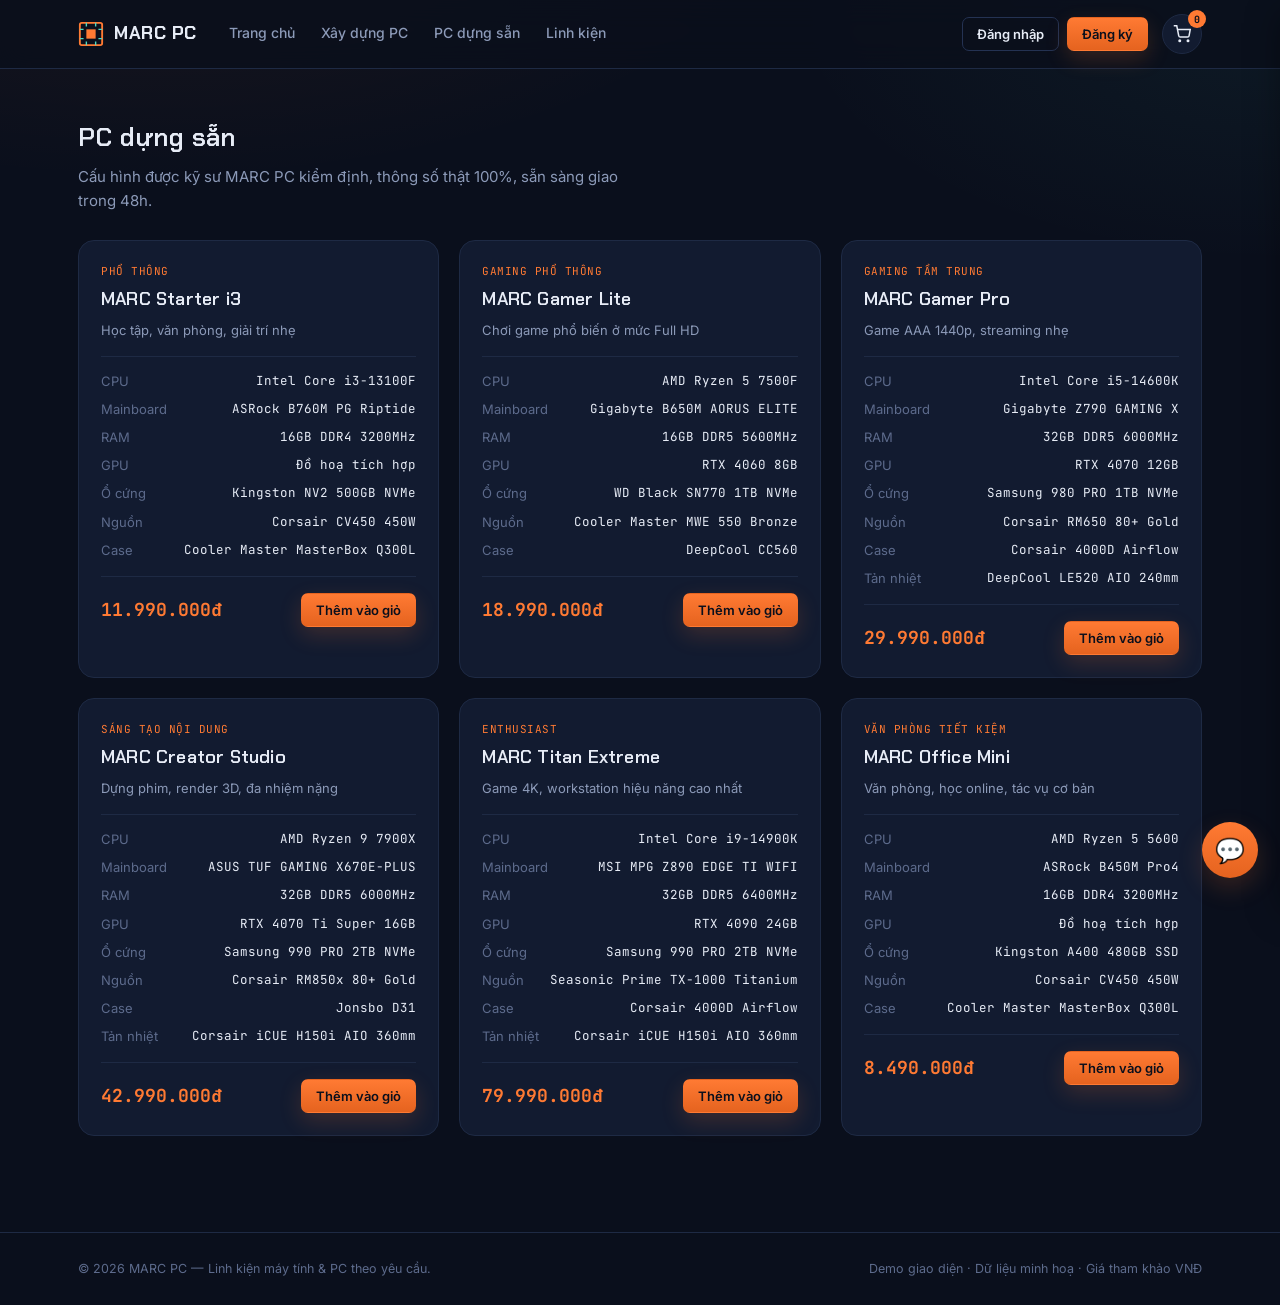
<file: prebuilt.html>
<!DOCTYPE html>
<html lang="vi">
<head>
<meta charset="UTF-8">
<meta name="viewport" content="width=device-width, initial-scale=1.0">
<title>PC dựng sẵn — MARC PC</title>
<link rel="preconnect" href="https://fonts.googleapis.com">
<link href="https://fonts.googleapis.com/css2?family=Chakra+Petch:wght@400;500;600;700&family=Inter:wght@400;500;600;700;800&family=JetBrains+Mono:wght@400;500;700&display=swap" rel="stylesheet">
<link rel="stylesheet" href="style.css">
</head>
<body>

<nav>
  <div class="nav-inner">
    <div class="logo">
      <span class="logo-mark">
        <svg viewBox="0 0 28 28" fill="none"><rect x="2" y="2" width="24" height="24" rx="2" stroke="#FF7A33" stroke-width="2"/><path d="M9 2V6M19 2V6M9 22V26M19 22V26M2 9H6M2 19H6M22 9H26M22 19H26" stroke="#4FD8C4" stroke-width="1.5"/><rect x="9" y="9" width="10" height="10" fill="#FF7A33"/></svg>
      </span>
      MARC PC
    </div>
    <div class="nav-links">
      <a href="index.html">Trang chủ</a>
      <a href="builder.html">Xây dựng PC</a>
      <a href="prebuilt.html">PC dựng sẵn</a>
      <a href="catalog.html">Linh kiện</a>
    </div>
    <div class="nav-right">
      <div id="navAuth"></div>
      <button class="cart-btn" onclick="toggleCart(true)">
        <svg width="18" height="18" viewBox="0 0 24 24" fill="none" stroke="currentColor" stroke-width="2"><circle cx="9" cy="21" r="1"/><circle cx="20" cy="21" r="1"/><path d="M1 1h4l2.68 13.39a2 2 0 002 1.61h9.72a2 2 0 002-1.61L23 6H6"/></svg>
        <span class="cart-count" id="cartCount">0</span>
      </button>
    </div>
  </div>
</nav>

<section id="prebuilt" style="padding-top:48px;">
  <div class="wrap">
    <div class="section-head">
      <div>
        <h2>PC dựng sẵn</h2>
        <p>Cấu hình được kỹ sư MARC PC kiểm định, thông số thật 100%, sẵn sàng giao trong 48h.</p>
      </div>
    </div>
    <div class="pre-grid" id="prebuiltGrid"></div>
  </div>
</section>

<footer>
  <div class="wrap foot-inner">
    <span>© 2026 MARC PC — Linh kiện máy tính &amp; PC theo yêu cầu.</span>
    <span>Demo giao diện · Dữ liệu minh hoạ · Giá tham khảo VNĐ</span>
  </div>
</footer>

<!-- CART DRAWER -->
<div class="overlay" id="overlay" onclick="closeAllOverlays()"></div>
<div class="drawer" id="drawer">
  <div class="drawer-head">
    <strong>Giỏ hàng</strong>
    <button onclick="toggleCart(false)" style="background:none;border:none;color:var(--muted);font-size:20px;cursor:pointer;">×</button>
  </div>
  <div class="drawer-items" id="drawerItems"></div>
  <div class="drawer-foot">
    <div class="summary-row"><span>Tổng cộng</span><b id="drawerTotal" class="mono">0đ</b></div>
    <button class="btn btn-primary" style="width:100%; margin-top:10px;" onclick="openCheckoutModal()">Tiến hành đặt hàng</button>
  </div>
</div>

<!-- CHECKOUT MODAL (Thông tin đặt hàng) -->
<div class="detail-modal" id="checkoutModal">
  <div class="detail-box card checkout-box" id="checkoutBox"></div>
</div>

<!-- AUTH MODAL (Đăng nhập / Đăng ký) -->
<div class="detail-modal" id="authModal">
  <div class="detail-box card auth-box" id="authBox"></div>
</div>

<div class="toast" id="toast"></div>

<!-- Thứ tự nạp file quan trọng: data trước, rồi tới các file dùng chung,
     cuối cùng mới tới file riêng của trang này (prebuilt.js) -->
<script src="data.js"></script>
<script src="store.js"></script>
<script src="cart.js"></script>
<script src="auth.js"></script>
<script src="prebuilt.js"></script>
<script src="chatbot.js"></script>
</body>
</html>
</file>
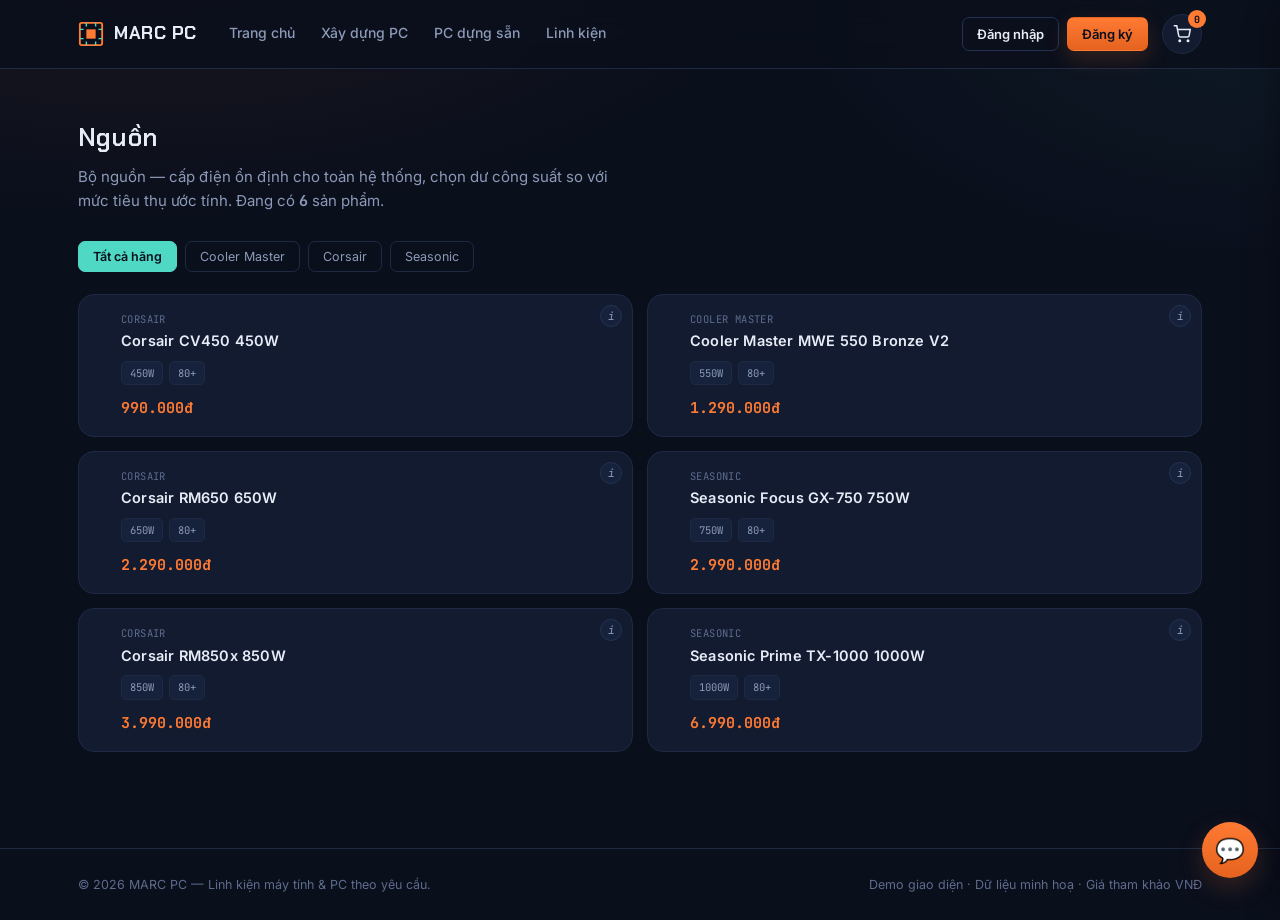
<file: psu.html>
<!DOCTYPE html>
<html lang="vi">
<head>
<meta charset="UTF-8">
<meta name="viewport" content="width=device-width, initial-scale=1.0">
<title>Nguồn — MARC PC</title>
<link rel="preconnect" href="https://fonts.googleapis.com">
<link href="https://fonts.googleapis.com/css2?family=Chakra+Petch:wght@400;500;600;700&family=Inter:wght@400;500;600;700;800&family=JetBrains+Mono:wght@400;500;700&display=swap" rel="stylesheet">
<link rel="stylesheet" href="style.css">
</head>
<body>

<nav>
  <div class="nav-inner">
    <div class="logo">
      <span class="logo-mark">
        <svg viewBox="0 0 28 28" fill="none"><rect x="2" y="2" width="24" height="24" rx="2" stroke="#FF7A33" stroke-width="2"/><path d="M9 2V6M19 2V6M9 22V26M19 22V26M2 9H6M2 19H6M22 9H26M22 19H26" stroke="#4FD8C4" stroke-width="1.5"/><rect x="9" y="9" width="10" height="10" fill="#FF7A33"/></svg>
      </span>
      MARC PC
    </div>
    <div class="nav-links">
      <a href="index.html">Trang chủ</a>
      <a href="builder.html">Xây dựng PC</a>
      <a href="prebuilt.html">PC dựng sẵn</a>
      <a href="catalog.html">Linh kiện</a>
    </div>
    <div class="nav-right">
      <div id="navAuth"></div>
      <button class="cart-btn" onclick="toggleCart(true)">
        <svg width="18" height="18" viewBox="0 0 24 24" fill="none" stroke="currentColor" stroke-width="2"><circle cx="9" cy="21" r="1"/><circle cx="20" cy="21" r="1"/><path d="M1 1h4l2.68 13.39a2 2 0 002 1.61h9.72a2 2 0 002-1.61L23 6H6"/></svg>
        <span class="cart-count" id="cartCount">0</span>
      </button>
    </div>
  </div>
</nav>

<section style="padding-top:48px;">
  <div class="wrap">
    <div class="section-head">
      <div>
        <h2>Nguồn</h2>
        <p>Bộ nguồn — cấp điện ổn định cho toàn hệ thống, chọn dư công suất so với mức tiêu thụ ước tính. Đang có <b class="mono" id="pageCount">0</b> sản phẩm.</p>
      </div>
    </div>
    <div class="brand-filter" id="pageBrandFilter"></div>
    <div class="part-list" id="pageList"></div>
  </div>
</section>

<footer>
  <div class="wrap foot-inner">
    <span>© 2026 MARC PC — Linh kiện máy tính &amp; PC theo yêu cầu.</span>
    <span>Demo giao diện · Dữ liệu minh hoạ · Giá tham khảo VNĐ</span>
  </div>
</footer>

<!-- CART DRAWER -->
<div class="overlay" id="overlay" onclick="closeAllOverlays()"></div>
<div class="drawer" id="drawer">
  <div class="drawer-head">
    <strong>Giỏ hàng</strong>
    <button onclick="toggleCart(false)" style="background:none;border:none;color:var(--muted);font-size:20px;cursor:pointer;">×</button>
  </div>
  <div class="drawer-items" id="drawerItems"></div>
  <div class="drawer-foot">
    <div class="summary-row"><span>Tổng cộng</span><b id="drawerTotal" class="mono">0đ</b></div>
    <button class="btn btn-primary" style="width:100%; margin-top:10px;" onclick="openCheckoutModal()">Tiến hành đặt hàng</button>
  </div>
</div>

<!-- DETAIL MODAL (xem thông số 1 linh kiện) -->
<div class="detail-modal" id="detailModal">
  <div class="detail-box card" id="detailBox"></div>
</div>

<!-- CHECKOUT MODAL (Thông tin đặt hàng) -->
<div class="detail-modal" id="checkoutModal">
  <div class="detail-box card checkout-box" id="checkoutBox"></div>
</div>

<!-- AUTH MODAL (Đăng nhập / Đăng ký) -->
<div class="detail-modal" id="authModal">
  <div class="detail-box card auth-box" id="authBox"></div>
</div>

<div class="toast" id="toast"></div>

<!-- Thứ tự nạp file quan trọng: data trước, rồi tới các file dùng chung,
     cuối cùng mới tới script riêng của trang này (nằm ngay trong file) -->
<script src="data.js"></script>
<script src="store.js"></script>
<script src="cart.js"></script>
<script src="auth.js"></script>
<script src="detail.js"></script>
<script>

// ============================================================
// Trang linh kiện độc lập: Nguồn
// Hiển thị toàn bộ sản phẩm trong PARTS['psu'] (từ data.js),
// lọc theo hãng, và cho phép xem chi tiết / thêm vào giỏ hàng.
// ============================================================

const PAGE_CAT = 'psu';
let pageBrand = 'all';

function pageBrands(){
  return [...new Set(PARTS[PAGE_CAT].map(p => p.brand))].sort();
}

function renderPageBrandFilter(){
  const brands = pageBrands();
  document.getElementById('pageBrandFilter').innerHTML = ['all', ...brands].map(b =>
    `<button class="brand-chip ${pageBrand === b ? 'active' : ''}" onclick="setPageBrand('${b}')">${b === 'all' ? 'Tất cả hãng' : b}</button>`
  ).join('');
}
function setPageBrand(b){
  pageBrand = b;
  renderPageList();
  renderPageBrandFilter();
}

function renderPageList(){
  const items = PARTS[PAGE_CAT].filter(p => pageBrand === 'all' || p.brand === pageBrand);
  document.getElementById('pageCount').textContent = items.length;
  document.getElementById('pageList').innerHTML = items.map(item => `
    <div class="part-card card">
      <button class="info-btn" onclick="event.stopPropagation(); openDetail('${PAGE_CAT}','${item.id}')" title="Xem chi tiết">i</button>
      <div onclick="openDetail('${PAGE_CAT}','${item.id}')">
        <div class="brand-tag">${item.brand}</div>
        <h4>${item.name}</h4>
        <div class="specs">${specChips(item, PAGE_CAT)}</div>
        <div class="price">${fmt(item.price)}</div>
      </div>
    </div>
  `).join('');
}

renderPageBrandFilter();
renderPageList();

</script>
<script src="chatbot.js"></script>
</body>
</html>
</file>
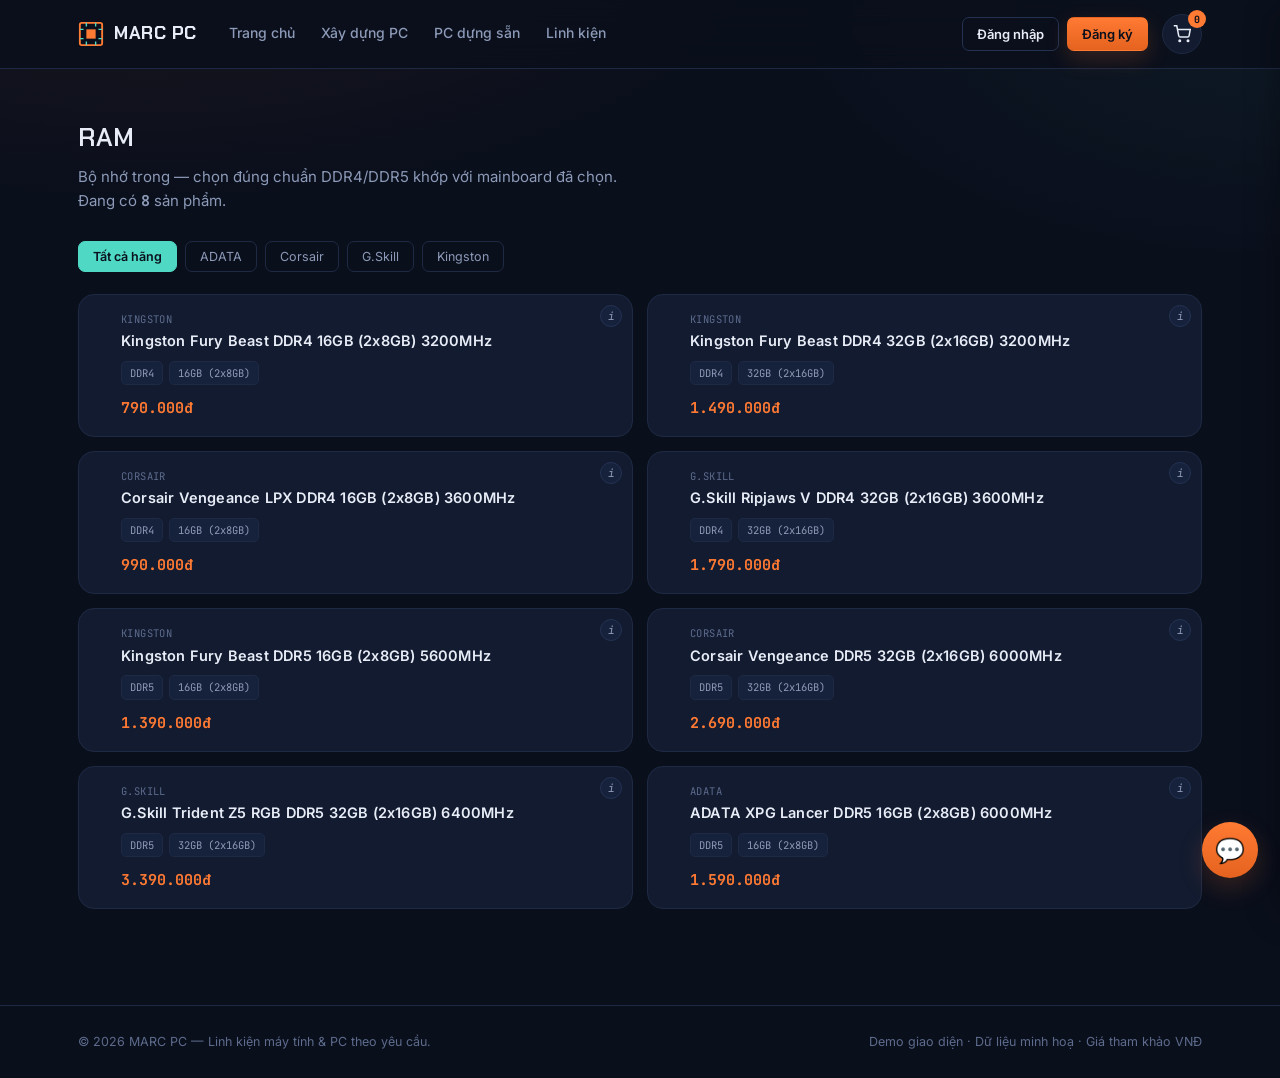
<file: ram.html>
<!DOCTYPE html>
<html lang="vi">
<head>
<meta charset="UTF-8">
<meta name="viewport" content="width=device-width, initial-scale=1.0">
<title>RAM — MARC PC</title>
<link rel="preconnect" href="https://fonts.googleapis.com">
<link href="https://fonts.googleapis.com/css2?family=Chakra+Petch:wght@400;500;600;700&family=Inter:wght@400;500;600;700;800&family=JetBrains+Mono:wght@400;500;700&display=swap" rel="stylesheet">
<link rel="stylesheet" href="style.css">
</head>
<body>

<nav>
  <div class="nav-inner">
    <div class="logo">
      <span class="logo-mark">
        <svg viewBox="0 0 28 28" fill="none"><rect x="2" y="2" width="24" height="24" rx="2" stroke="#FF7A33" stroke-width="2"/><path d="M9 2V6M19 2V6M9 22V26M19 22V26M2 9H6M2 19H6M22 9H26M22 19H26" stroke="#4FD8C4" stroke-width="1.5"/><rect x="9" y="9" width="10" height="10" fill="#FF7A33"/></svg>
      </span>
      MARC PC
    </div>
    <div class="nav-links">
      <a href="index.html">Trang chủ</a>
      <a href="builder.html">Xây dựng PC</a>
      <a href="prebuilt.html">PC dựng sẵn</a>
      <a href="catalog.html">Linh kiện</a>
    </div>
    <div class="nav-right">
      <div id="navAuth"></div>
      <button class="cart-btn" onclick="toggleCart(true)">
        <svg width="18" height="18" viewBox="0 0 24 24" fill="none" stroke="currentColor" stroke-width="2"><circle cx="9" cy="21" r="1"/><circle cx="20" cy="21" r="1"/><path d="M1 1h4l2.68 13.39a2 2 0 002 1.61h9.72a2 2 0 002-1.61L23 6H6"/></svg>
        <span class="cart-count" id="cartCount">0</span>
      </button>
    </div>
  </div>
</nav>

<section style="padding-top:48px;">
  <div class="wrap">
    <div class="section-head">
      <div>
        <h2>RAM</h2>
        <p>Bộ nhớ trong — chọn đúng chuẩn DDR4/DDR5 khớp với mainboard đã chọn. Đang có <b class="mono" id="pageCount">0</b> sản phẩm.</p>
      </div>
    </div>
    <div class="brand-filter" id="pageBrandFilter"></div>
    <div class="part-list" id="pageList"></div>
  </div>
</section>

<footer>
  <div class="wrap foot-inner">
    <span>© 2026 MARC PC — Linh kiện máy tính &amp; PC theo yêu cầu.</span>
    <span>Demo giao diện · Dữ liệu minh hoạ · Giá tham khảo VNĐ</span>
  </div>
</footer>

<!-- CART DRAWER -->
<div class="overlay" id="overlay" onclick="closeAllOverlays()"></div>
<div class="drawer" id="drawer">
  <div class="drawer-head">
    <strong>Giỏ hàng</strong>
    <button onclick="toggleCart(false)" style="background:none;border:none;color:var(--muted);font-size:20px;cursor:pointer;">×</button>
  </div>
  <div class="drawer-items" id="drawerItems"></div>
  <div class="drawer-foot">
    <div class="summary-row"><span>Tổng cộng</span><b id="drawerTotal" class="mono">0đ</b></div>
    <button class="btn btn-primary" style="width:100%; margin-top:10px;" onclick="openCheckoutModal()">Tiến hành đặt hàng</button>
  </div>
</div>

<!-- DETAIL MODAL (xem thông số 1 linh kiện) -->
<div class="detail-modal" id="detailModal">
  <div class="detail-box card" id="detailBox"></div>
</div>

<!-- CHECKOUT MODAL (Thông tin đặt hàng) -->
<div class="detail-modal" id="checkoutModal">
  <div class="detail-box card checkout-box" id="checkoutBox"></div>
</div>

<!-- AUTH MODAL (Đăng nhập / Đăng ký) -->
<div class="detail-modal" id="authModal">
  <div class="detail-box card auth-box" id="authBox"></div>
</div>

<div class="toast" id="toast"></div>

<!-- Thứ tự nạp file quan trọng: data trước, rồi tới các file dùng chung,
     cuối cùng mới tới script riêng của trang này (nằm ngay trong file) -->
<script src="data.js"></script>
<script src="store.js"></script>
<script src="cart.js"></script>
<script src="auth.js"></script>
<script src="detail.js"></script>
<script>

// ============================================================
// Trang linh kiện độc lập: RAM
// Hiển thị toàn bộ sản phẩm trong PARTS['ram'] (từ data.js),
// lọc theo hãng, và cho phép xem chi tiết / thêm vào giỏ hàng.
// ============================================================

const PAGE_CAT = 'ram';
let pageBrand = 'all';

function pageBrands(){
  return [...new Set(PARTS[PAGE_CAT].map(p => p.brand))].sort();
}

function renderPageBrandFilter(){
  const brands = pageBrands();
  document.getElementById('pageBrandFilter').innerHTML = ['all', ...brands].map(b =>
    `<button class="brand-chip ${pageBrand === b ? 'active' : ''}" onclick="setPageBrand('${b}')">${b === 'all' ? 'Tất cả hãng' : b}</button>`
  ).join('');
}
function setPageBrand(b){
  pageBrand = b;
  renderPageList();
  renderPageBrandFilter();
}

function renderPageList(){
  const items = PARTS[PAGE_CAT].filter(p => pageBrand === 'all' || p.brand === pageBrand);
  document.getElementById('pageCount').textContent = items.length;
  document.getElementById('pageList').innerHTML = items.map(item => `
    <div class="part-card card">
      <button class="info-btn" onclick="event.stopPropagation(); openDetail('${PAGE_CAT}','${item.id}')" title="Xem chi tiết">i</button>
      <div onclick="openDetail('${PAGE_CAT}','${item.id}')">
        <div class="brand-tag">${item.brand}</div>
        <h4>${item.name}</h4>
        <div class="specs">${specChips(item, PAGE_CAT)}</div>
        <div class="price">${fmt(item.price)}</div>
      </div>
    </div>
  `).join('');
}

renderPageBrandFilter();
renderPageList();

</script>
<script src="chatbot.js"></script>
</body>
</html>
</file>
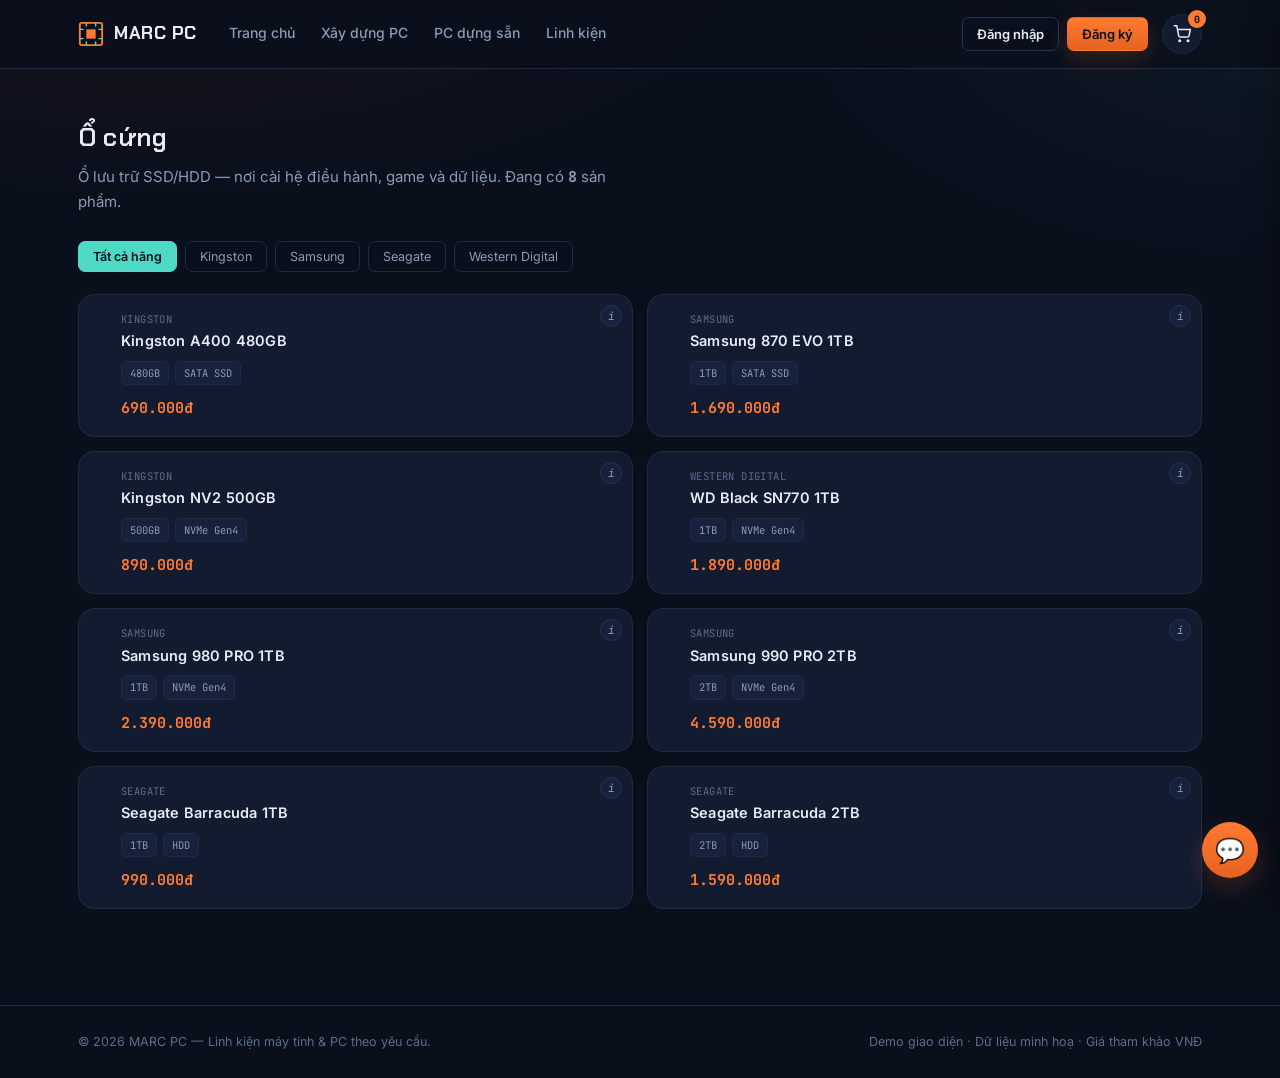
<file: storage.html>
<!DOCTYPE html>
<html lang="vi">
<head>
<meta charset="UTF-8">
<meta name="viewport" content="width=device-width, initial-scale=1.0">
<title>Ổ cứng — MARC PC</title>
<link rel="preconnect" href="https://fonts.googleapis.com">
<link href="https://fonts.googleapis.com/css2?family=Chakra+Petch:wght@400;500;600;700&family=Inter:wght@400;500;600;700;800&family=JetBrains+Mono:wght@400;500;700&display=swap" rel="stylesheet">
<link rel="stylesheet" href="style.css">
</head>
<body>

<nav>
  <div class="nav-inner">
    <div class="logo">
      <span class="logo-mark">
        <svg viewBox="0 0 28 28" fill="none"><rect x="2" y="2" width="24" height="24" rx="2" stroke="#FF7A33" stroke-width="2"/><path d="M9 2V6M19 2V6M9 22V26M19 22V26M2 9H6M2 19H6M22 9H26M22 19H26" stroke="#4FD8C4" stroke-width="1.5"/><rect x="9" y="9" width="10" height="10" fill="#FF7A33"/></svg>
      </span>
      MARC PC
    </div>
    <div class="nav-links">
      <a href="index.html">Trang chủ</a>
      <a href="builder.html">Xây dựng PC</a>
      <a href="prebuilt.html">PC dựng sẵn</a>
      <a href="catalog.html">Linh kiện</a>
    </div>
    <div class="nav-right">
      <div id="navAuth"></div>
      <button class="cart-btn" onclick="toggleCart(true)">
        <svg width="18" height="18" viewBox="0 0 24 24" fill="none" stroke="currentColor" stroke-width="2"><circle cx="9" cy="21" r="1"/><circle cx="20" cy="21" r="1"/><path d="M1 1h4l2.68 13.39a2 2 0 002 1.61h9.72a2 2 0 002-1.61L23 6H6"/></svg>
        <span class="cart-count" id="cartCount">0</span>
      </button>
    </div>
  </div>
</nav>

<section style="padding-top:48px;">
  <div class="wrap">
    <div class="section-head">
      <div>
        <h2>Ổ cứng</h2>
        <p>Ổ lưu trữ SSD/HDD — nơi cài hệ điều hành, game và dữ liệu. Đang có <b class="mono" id="pageCount">0</b> sản phẩm.</p>
      </div>
    </div>
    <div class="brand-filter" id="pageBrandFilter"></div>
    <div class="part-list" id="pageList"></div>
  </div>
</section>

<footer>
  <div class="wrap foot-inner">
    <span>© 2026 MARC PC — Linh kiện máy tính &amp; PC theo yêu cầu.</span>
    <span>Demo giao diện · Dữ liệu minh hoạ · Giá tham khảo VNĐ</span>
  </div>
</footer>

<!-- CART DRAWER -->
<div class="overlay" id="overlay" onclick="closeAllOverlays()"></div>
<div class="drawer" id="drawer">
  <div class="drawer-head">
    <strong>Giỏ hàng</strong>
    <button onclick="toggleCart(false)" style="background:none;border:none;color:var(--muted);font-size:20px;cursor:pointer;">×</button>
  </div>
  <div class="drawer-items" id="drawerItems"></div>
  <div class="drawer-foot">
    <div class="summary-row"><span>Tổng cộng</span><b id="drawerTotal" class="mono">0đ</b></div>
    <button class="btn btn-primary" style="width:100%; margin-top:10px;" onclick="openCheckoutModal()">Tiến hành đặt hàng</button>
  </div>
</div>

<!-- DETAIL MODAL (xem thông số 1 linh kiện) -->
<div class="detail-modal" id="detailModal">
  <div class="detail-box card" id="detailBox"></div>
</div>

<!-- CHECKOUT MODAL (Thông tin đặt hàng) -->
<div class="detail-modal" id="checkoutModal">
  <div class="detail-box card checkout-box" id="checkoutBox"></div>
</div>

<!-- AUTH MODAL (Đăng nhập / Đăng ký) -->
<div class="detail-modal" id="authModal">
  <div class="detail-box card auth-box" id="authBox"></div>
</div>

<div class="toast" id="toast"></div>

<!-- Thứ tự nạp file quan trọng: data trước, rồi tới các file dùng chung,
     cuối cùng mới tới script riêng của trang này (nằm ngay trong file) -->
<script src="data.js"></script>
<script src="store.js"></script>
<script src="cart.js"></script>
<script src="auth.js"></script>
<script src="detail.js"></script>
<script>

// ============================================================
// Trang linh kiện độc lập: Ổ cứng
// Hiển thị toàn bộ sản phẩm trong PARTS['storage'] (từ data.js),
// lọc theo hãng, và cho phép xem chi tiết / thêm vào giỏ hàng.
// ============================================================

const PAGE_CAT = 'storage';
let pageBrand = 'all';

function pageBrands(){
  return [...new Set(PARTS[PAGE_CAT].map(p => p.brand))].sort();
}

function renderPageBrandFilter(){
  const brands = pageBrands();
  document.getElementById('pageBrandFilter').innerHTML = ['all', ...brands].map(b =>
    `<button class="brand-chip ${pageBrand === b ? 'active' : ''}" onclick="setPageBrand('${b}')">${b === 'all' ? 'Tất cả hãng' : b}</button>`
  ).join('');
}
function setPageBrand(b){
  pageBrand = b;
  renderPageList();
  renderPageBrandFilter();
}

function renderPageList(){
  const items = PARTS[PAGE_CAT].filter(p => pageBrand === 'all' || p.brand === pageBrand);
  document.getElementById('pageCount').textContent = items.length;
  document.getElementById('pageList').innerHTML = items.map(item => `
    <div class="part-card card">
      <button class="info-btn" onclick="event.stopPropagation(); openDetail('${PAGE_CAT}','${item.id}')" title="Xem chi tiết">i</button>
      <div onclick="openDetail('${PAGE_CAT}','${item.id}')">
        <div class="brand-tag">${item.brand}</div>
        <h4>${item.name}</h4>
        <div class="specs">${specChips(item, PAGE_CAT)}</div>
        <div class="price">${fmt(item.price)}</div>
      </div>
    </div>
  `).join('');
}

renderPageBrandFilter();
renderPageList();

</script>
<script src="chatbot.js"></script>
</body>
</html>
</file>
<file: style.css>
:root{
  --bg:        #0A0F1C;
  --bg-soft:   #0D1424;
  --panel:     #121B30;
  --panel-2:   #16213B;
  --border:    #1E2A44;
  --border-2:  #243252;

  --text:      #E7ECF6;
  --muted:     #8C9AB8;
  --muted-2:   #5D6B8C;

  --primary:      #FF7A33;
  --primary-dark: #E5631F;
  --primary-glow: rgba(255,122,51,0.18);
  --accent:       #4FD8C4;
  --accent-glow:  rgba(79,216,196,0.15);

  --good: #4ADE80;
  --bad:  #F87171;
  --warn: #FBBF24;

  --edge-off: #243252;
  --node-off: #1B2740;

  --radius-lg: 16px;
  --radius: 10px;
  --radius-sm: 7px;

  --font-display: 'Chakra Petch', sans-serif;
  --font-body: 'Inter', sans-serif;
  --font-mono: 'JetBrains Mono', monospace;

  --shadow: 0 12px 32px rgba(0,0,0,0.35);
}

*, *::before, *::after{ box-sizing: border-box; }

html{ scroll-behavior: smooth; }

body{
  margin: 0;
  background:
    radial-gradient(1100px 520px at 12% -10%, rgba(255,122,51,0.08), transparent 60%),
    radial-gradient(900px 480px at 100% 0%, rgba(79,216,196,0.06), transparent 55%),
    var(--bg);
  color: var(--text);
  font-family: var(--font-body);
  font-size: 15px;
  line-height: 1.55;
  -webkit-font-smoothing: antialiased;
}

h1, h2, h3, h4{
  font-family: var(--font-display);
  font-weight: 600;
  letter-spacing: 0.2px;
  margin: 0 0 8px;
  color: var(--text);
}
h1{ font-size: 42px; line-height: 1.15; }
h2{ font-size: 26px; }
h3{ font-size: 18px; }
p{ margin: 0 0 12px; color: var(--muted); }

a{ color: inherit; text-decoration: none; }

button{
  font-family: inherit;
  cursor: pointer;
}

.mono{ font-family: var(--font-mono); }

.wrap{
  max-width: 1180px;
  margin: 0 auto;
  padding: 0 28px;
}

/* Thanh cuộn tối giản, đúng tông màu */
::-webkit-scrollbar{ width: 10px; height: 10px; }
::-webkit-scrollbar-track{ background: var(--bg-soft); }
::-webkit-scrollbar-thumb{ background: var(--border-2); border-radius: 10px; }
::-webkit-scrollbar-thumb:hover{ background: var(--muted-2); }

:focus-visible{
  outline: 2px solid var(--primary);
  outline-offset: 2px;
  border-radius: 4px;
}

/* ============================================================
   NAV
   ============================================================ */
nav{
  position: sticky;
  top: 0;
  z-index: 40;
  background: rgba(10,15,28,0.82);
  backdrop-filter: blur(14px);
  border-bottom: 1px solid var(--border);
}
.nav-inner{
  max-width: 1180px;
  margin: 0 auto;
  padding: 0 28px;
  height: 68px;
  display: flex;
  align-items: center;
  gap: 32px;
}
.logo{
  display: flex;
  align-items: center;
  gap: 10px;
  font-family: var(--font-display);
  font-weight: 700;
  font-size: 18px;
  letter-spacing: 0.5px;
  white-space: nowrap;
}
.logo-mark{ display: inline-flex; width: 26px; height: 26px; }
.nav-links{
  display: flex;
  gap: 26px;
  flex: 1;
}
.nav-links a{
  font-size: 14px;
  font-weight: 500;
  color: var(--muted);
  padding: 6px 0;
  border-bottom: 2px solid transparent;
  transition: color .15s ease, border-color .15s ease;
}
.nav-links a:hover{ color: var(--text); }
.nav-right{
  display: flex;
  align-items: center;
  gap: 14px;
}

/* nav auth (khách chưa đăng nhập) */
.nav-auth-guest{ display: flex; gap: 8px; }

/* nav auth (đã đăng nhập) */
.nav-auth-user{ position: relative; }
.nav-auth-trigger{
  display: flex;
  align-items: center;
  gap: 8px;
  background: var(--panel);
  border: 1px solid var(--border);
  border-radius: 999px;
  padding: 5px 14px 5px 5px;
  color: var(--text);
}
.nav-auth-trigger:hover{ border-color: var(--border-2); }
.nav-avatar{
  width: 28px; height: 28px;
  border-radius: 50%;
  background: linear-gradient(135deg, var(--primary), var(--primary-dark));
  color: #0A0F1C;
  font-family: var(--font-mono);
  font-weight: 700;
  font-size: 11px;
  display: flex; align-items: center; justify-content: center;
}
.nav-auth-trigger .pts{ font-size: 13px; font-weight: 500; }
.nav-auth-dropdown{
  position: absolute;
  right: 0;
  top: calc(100% + 10px);
  min-width: 190px;
  background: var(--panel);
  border: 1px solid var(--border);
  border-radius: var(--radius);
  box-shadow: var(--shadow);
  padding: 6px;
  display: none;
  flex-direction: column;
  gap: 2px;
}
.nav-auth-dropdown.show{ display: flex; }
.nav-auth-dropdown button{
  text-align: left;
  background: none;
  border: none;
  color: var(--text);
  font-size: 13.5px;
  padding: 9px 10px;
  border-radius: var(--radius-sm);
}
.nav-auth-dropdown button:hover{ background: var(--panel-2); }

.cart-btn{
  position: relative;
  display: flex;
  align-items: center;
  justify-content: center;
  width: 40px; height: 40px;
  background: var(--panel);
  border: 1px solid var(--border);
  border-radius: 50%;
  color: var(--text);
  transition: border-color .15s ease, color .15s ease;
}
.cart-btn:hover{ border-color: var(--accent); color: var(--accent); }
.cart-count{
  position: absolute;
  top: -5px; right: -5px;
  min-width: 18px; height: 18px;
  padding: 0 4px;
  border-radius: 999px;
  background: var(--primary);
  color: #0A0F1C;
  font-family: var(--font-mono);
  font-size: 10px;
  font-weight: 700;
  display: flex; align-items: center; justify-content: center;
}

/* ============================================================
   BUTTONS
   ============================================================ */
.btn{
  display: inline-flex;
  align-items: center;
  justify-content: center;
  gap: 8px;
  padding: 12px 22px;
  border-radius: var(--radius-sm);
  border: 1px solid transparent;
  font-size: 14px;
  font-weight: 600;
  font-family: var(--font-body);
  transition: transform .12s ease, background .15s ease, border-color .15s ease, opacity .15s ease;
}
.btn:active{ transform: translateY(1px); }
.btn-primary{
  background: linear-gradient(180deg, var(--primary), var(--primary-dark));
  color: #0A0F1C;
  box-shadow: 0 8px 22px var(--primary-glow);
}
.btn-primary:hover{ filter: brightness(1.06); }
.btn-primary:disabled{
  opacity: 0.35;
  cursor: not-allowed;
  box-shadow: none;
  filter: none;
}
.btn-ghost{
  background: transparent;
  border-color: var(--border-2);
  color: var(--text);
}
.btn-ghost:hover{ border-color: var(--accent); color: var(--accent); }
.btn-sm{ padding: 8px 14px; font-size: 13px; }

/* ============================================================
   CARD (đơn vị dùng chung khắp trang)
   ============================================================ */
.card{
  background: var(--panel);
  border: 1px solid var(--border);
  border-radius: var(--radius-lg);
  position: relative;
}

/* ============================================================
   HERO (trang chủ)
   ============================================================ */
.hero{ padding: 64px 0 40px; }
.hero-grid{
  display: grid;
  grid-template-columns: 1.1fr 0.9fr;
  gap: 48px;
  align-items: center;
}
.eyebrow{
  display: inline-block;
  font-family: var(--font-mono);
  font-size: 11.5px;
  letter-spacing: 0.6px;
  text-transform: uppercase;
  color: var(--accent);
  background: var(--accent-glow);
  border: 1px solid rgba(79,216,196,0.3);
  border-radius: 999px;
  padding: 6px 14px;
  margin-bottom: 18px;
}
.hero h1 span{ color: var(--primary); }
.hero-actions{ display: flex; gap: 12px; margin: 26px 0 34px; flex-wrap: wrap; }
.hero-stats{ display: flex; gap: 34px; }
.hero-stat{ display: flex; flex-direction: column; gap: 2px; }
.hero-stat b{
  font-family: var(--font-mono);
  font-size: 24px;
  color: var(--text);
}
.hero-stat span{ font-size: 12px; color: var(--muted-2); }

.hero-diagram{ padding: 20px; }
.hero-diagram-label{
  display: flex;
  justify-content: space-between;
  align-items: center;
  font-family: var(--font-mono);
  font-size: 11px;
  letter-spacing: 0.4px;
  color: var(--muted-2);
  margin-bottom: 12px;
}
.hero-diagram-label span:first-child{ display: flex; align-items: center; gap: 6px; color: var(--muted); }
.hero-diagram-label .dot{
  width: 6px; height: 6px; border-radius: 50%;
  background: var(--good);
  display: inline-block;
  box-shadow: 0 0 8px var(--good);
}

/* ============================================================
   SECTION HEAD (tiêu đề + mô tả, dùng ở nhiều trang)
   ============================================================ */
section{ padding: 56px 0; }
.section-head{
  display: flex;
  justify-content: space-between;
  align-items: flex-end;
  gap: 20px;
  margin-bottom: 28px;
  flex-wrap: wrap;
}
.section-head p{ max-width: 560px; margin-bottom: 0; }

/* ============================================================
   PRE-GRID / PRE-CARD (3 bước ở trang chủ + PC dựng sẵn)
   ============================================================ */
.pre-grid{
  display: grid;
  grid-template-columns: repeat(3, 1fr);
  gap: 20px;
}
.pre-card{ padding: 22px; display: flex; flex-direction: column; gap: 16px; }
.pre-head{ display: flex; flex-direction: column; gap: 6px; }
.pre-head .tag{
  font-family: var(--font-mono);
  font-size: 11px;
  letter-spacing: 0.5px;
  color: var(--primary);
}
.pre-head h3{ margin: 0; }
.pre-head .use{ font-size: 13px; color: var(--muted); }
.pre-specs{
  display: flex;
  flex-direction: column;
  gap: 8px;
  padding-top: 14px;
  border-top: 1px solid var(--border);
}
.pre-spec-row{
  display: flex;
  justify-content: space-between;
  font-size: 13px;
}
.pre-spec-row span:first-child{ color: var(--muted-2); }
.pre-spec-row span:last-child{ color: var(--text); font-family: var(--font-mono); font-size: 12.5px; }
.pre-foot{
  display: flex;
  justify-content: space-between;
  align-items: center;
  padding-top: 16px;
  border-top: 1px solid var(--border);
}
.pre-foot b{ font-family: var(--font-mono); font-size: 18px; color: var(--primary); }

/* ============================================================
   BUILDER — step tabs
   ============================================================ */
.step-tabs{
  display: flex;
  flex-wrap: wrap;
  gap: 8px;
  margin-bottom: 16px;
}
.step-tab{
  display: flex;
  align-items: center;
  gap: 8px;
  background: var(--panel);
  border: 1px solid var(--border);
  color: var(--muted);
  padding: 9px 16px;
  border-radius: 999px;
  font-size: 13px;
  font-weight: 500;
  transition: border-color .15s ease, color .15s ease, background .15s ease;
}
.step-tab .n{
  width: 18px; height: 18px;
  border-radius: 50%;
  background: var(--node-off);
  color: var(--muted-2);
  font-family: var(--font-mono);
  font-size: 10px;
  display: flex; align-items: center; justify-content: center;
  flex-shrink: 0;
}
.step-tab:hover{ color: var(--text); border-color: var(--border-2); }
.step-tab.done .n{ background: var(--accent); color: #0A0F1C; }
.step-tab.done{ color: var(--text); border-color: rgba(79,216,196,0.35); }
.step-tab.active{
  background: var(--primary-glow);
  border-color: var(--primary);
  color: var(--text);
}
.step-tab.active .n{ background: var(--primary); color: #0A0F1C; }

/* ---------- brand / catalog filter chips ---------- */
.brand-filter, .catalog-filters{
  display: flex;
  flex-wrap: wrap;
  gap: 8px;
  margin-bottom: 22px;
}
.brand-chip, .filter-chip{
  background: transparent;
  border: 1px solid var(--border);
  color: var(--muted);
  padding: 7px 14px;
  border-radius: var(--radius-sm);
  font-size: 12.5px;
  transition: all .15s ease;
}
.brand-chip:hover, .filter-chip:hover{ color: var(--text); border-color: var(--border-2); }
.brand-chip.active, .filter-chip.active{
  background: var(--accent);
  border-color: var(--accent);
  color: #0A0F1C;
  font-weight: 600;
}

/* ============================================================
   BUILDER — layout chính
   ============================================================ */
.builder-layout{
  display: grid;
  grid-template-columns: 1fr 360px;
  gap: 24px;
  align-items: start;
}
.builder-side{
  display: flex;
  flex-direction: column;
  gap: 16px;
  position: sticky;
  top: 88px;
}

.part-list{
  display: grid;
  grid-template-columns: repeat(2, 1fr);
  gap: 14px;
}
.part-card{
  padding: 16px;
  cursor: pointer;
  transition: border-color .15s ease, background .15s ease;
}
.part-card:hover{ border-color: var(--border-2); }
.part-card.selected{
  border-color: var(--primary);
  background: linear-gradient(180deg, var(--primary-glow), transparent 60%), var(--panel);
}
.part-card .info-btn{
  position: absolute;
  top: 10px; right: 10px;
  width: 22px; height: 22px;
  border-radius: 50%;
  background: var(--panel-2);
  border: 1px solid var(--border-2);
  color: var(--muted);
  font-family: var(--font-mono);
  font-size: 11px;
  font-style: italic;
  display: flex; align-items: center; justify-content: center;
  z-index: 2;
}
.part-card .info-btn:hover{ color: var(--accent); border-color: var(--accent); }
.part-card .check{
  position: absolute;
  top: 14px; left: 14px;
  width: 16px; height: 16px;
  border-radius: 50%;
  border: 1.5px solid var(--border-2);
  background: transparent;
}
.part-card.selected .check{
  border-color: var(--primary);
  background: var(--primary);
  box-shadow: 0 0 0 3px var(--primary-glow);
}
.part-card > div{ padding-left: 26px; }
.part-card .brand-tag{
  font-family: var(--font-mono);
  font-size: 10.5px;
  letter-spacing: 0.4px;
  color: var(--muted-2);
  text-transform: uppercase;
  margin-bottom: 4px;
}
.part-card h4{
  font-family: var(--font-body);
  font-size: 14.5px;
  font-weight: 600;
  margin: 0 0 10px;
  line-height: 1.35;
  padding-right: 20px;
}
.part-card .specs{
  display: flex;
  flex-wrap: wrap;
  gap: 6px;
  margin-bottom: 12px;
}
.part-card .price{
  font-family: var(--font-mono);
  font-size: 15px;
  font-weight: 700;
  color: var(--primary);
}

.pill{
  display: inline-flex;
  align-items: center;
  background: var(--panel-2);
  border: 1px solid var(--border);
  color: var(--muted);
  font-family: var(--font-mono);
  font-size: 10.5px;
  padding: 3px 8px;
  border-radius: 5px;
  white-space: nowrap;
}

/* ---------- diagram box (sơ đồ tương thích) ---------- */
.diagram-box{ padding: 18px; }
.diagram-title{
  font-family: var(--font-mono);
  font-size: 11.5px;
  letter-spacing: 0.4px;
  text-transform: uppercase;
  color: var(--muted-2);
  margin-bottom: 4px;
}

/* ---------- summary box (bảng tổng kết cấu hình) ---------- */
.summary-box{ padding: 20px; }
.summary-row{
  display: flex;
  justify-content: space-between;
  gap: 12px;
  padding: 8px 0;
  border-bottom: 1px dashed var(--border);
  font-size: 13px;
}
.summary-row:last-child{ border-bottom: none; }
.summary-row span{ color: var(--muted-2); }
.summary-row b{
  color: var(--text);
  font-weight: 600;
  text-align: right;
  max-width: 60%;
}
.summary-total{
  display: flex;
  justify-content: space-between;
  align-items: center;
  padding-top: 14px;
  margin-top: 6px;
  border-top: 1px solid var(--border-2);
}
.summary-total b{
  font-family: var(--font-mono);
  font-size: 20px;
  color: var(--primary);
}

/* ---------- watt meter ---------- */
.watt-meter{
  margin-top: 16px;
  font-size: 12.5px;
  color: var(--muted);
}
.watt-meter > div{ margin-bottom: 8px; }
.watt-meter span:last-child{ font-family: var(--font-mono); color: var(--text); }
.watt-bar{
  width: 100%;
  height: 7px;
  border-radius: 999px;
  background: var(--node-off);
  overflow: hidden;
}
.watt-bar i{
  display: block;
  height: 100%;
  border-radius: 999px;
  background: var(--accent);
  transition: width .3s ease, background .3s ease;
}

/* ---------- issues / cảnh báo tương thích ---------- */
#issuesBox{ margin-top: 14px; display: flex; flex-direction: column; gap: 8px; }
.issue{
  background: rgba(248,113,113,0.1);
  border: 1px solid rgba(248,113,113,0.35);
  color: #FCA5A5;
  font-size: 12.5px;
  padding: 10px 12px;
  border-radius: var(--radius-sm);
  line-height: 1.5;
}
.ok-msg{
  background: rgba(74,222,128,0.1);
  border: 1px solid rgba(74,222,128,0.35);
  color: #86EFAC;
  font-size: 12.5px;
  padding: 10px 12px;
  border-radius: var(--radius-sm);
}

/* ============================================================
   CATALOG (bảng linh kiện)
   ============================================================ */
.cat-table-wrap{ overflow-x: auto; }
.cat-table{
  width: 100%;
  border-collapse: collapse;
  min-width: 720px;
}
.cat-table thead th{
  text-align: left;
  font-family: var(--font-mono);
  font-size: 11px;
  letter-spacing: 0.4px;
  text-transform: uppercase;
  color: var(--muted-2);
  padding: 16px 18px;
  border-bottom: 1px solid var(--border);
}
.cat-table tbody tr{
  cursor: pointer;
  transition: background .15s ease;
}
.cat-table tbody tr:hover{ background: var(--panel-2); }
.cat-table tbody tr:not(:last-child) td{ border-bottom: 1px solid var(--border); }
.cat-table td{ padding: 14px 18px; vertical-align: middle; font-size: 13.5px; }
.cat-table .cat-name{ font-weight: 600; color: var(--text); }
.cat-table .cat-brand{ color: var(--muted); font-size: 12.5px; }
.cat-table .cat-price{
  font-family: var(--font-mono);
  color: var(--primary);
  font-weight: 700;
  white-space: nowrap;
}
.add-mini{
  background: transparent;
  border: 1px solid var(--border-2);
  color: var(--accent);
  font-size: 12px;
  font-weight: 600;
  padding: 7px 12px;
  border-radius: var(--radius-sm);
  white-space: nowrap;
}
.add-mini:hover{ background: var(--accent); color: #0A0F1C; border-color: var(--accent); }

/* ============================================================
   MODALS (chi tiết sản phẩm + đăng nhập) dùng chung khung
   ============================================================ */
.detail-modal{
  position: fixed;
  inset: 0;
  z-index: 70;
  display: none;
  align-items: center;
  justify-content: center;
  padding: 24px;
}
.detail-modal.show{ display: flex; }
.detail-box{
  width: 100%;
  max-width: 560px;
  max-height: 86vh;
  overflow-y: auto;
  box-shadow: var(--shadow);
  animation: pop-in .18s ease;
}
@keyframes pop-in{
  from{ opacity: 0; transform: translateY(8px) scale(.98); }
  to{ opacity: 1; transform: translateY(0) scale(1); }
}

.detail-head{
  display: flex;
  justify-content: space-between;
  align-items: flex-start;
  gap: 16px;
  padding: 22px 22px 16px;
  border-bottom: 1px solid var(--border);
}
.detail-head h3{ margin: 4px 0 0; }
.detail-close, .auth-close{
  background: var(--panel-2);
  border: 1px solid var(--border-2);
  color: var(--muted);
  width: 30px; height: 30px;
  border-radius: 50%;
  font-size: 16px;
  line-height: 1;
  flex-shrink: 0;
}
.detail-close:hover, .auth-close:hover{ color: var(--text); border-color: var(--accent); }
.auth-close{ position: absolute; top: 18px; right: 18px; }

.detail-body{ padding: 20px 22px; }
.detail-spec-grid{
  display: grid;
  grid-template-columns: 1fr 1fr;
  gap: 1px;
  background: var(--border);
  border: 1px solid var(--border);
  border-radius: var(--radius-sm);
  overflow: hidden;
}
.detail-spec-item{
  background: var(--panel);
  padding: 12px 14px;
}
.detail-spec-item .k{
  font-size: 11px;
  color: var(--muted-2);
  margin-bottom: 3px;
}
.detail-spec-item .v{
  font-family: var(--font-mono);
  font-size: 13px;
  color: var(--text);
}
.detail-foot{
  display: flex;
  justify-content: space-between;
  align-items: center;
  gap: 16px;
  padding: 18px 22px;
  border-top: 1px solid var(--border);
}
.detail-foot b{ font-family: var(--font-mono); font-size: 19px; color: var(--primary); }
.detail-actions{ display: flex; gap: 8px; }

/* ---------- auth modal ---------- */
.auth-box{ max-width: 400px; padding-top: 8px; }
.auth-tabs{
  display: flex;
  gap: 4px;
  padding: 18px 22px 0;
}
.auth-tab{
  flex: 1;
  background: transparent;
  border: none;
  border-bottom: 2px solid var(--border);
  color: var(--muted);
  font-size: 13.5px;
  font-weight: 600;
  padding: 10px 0;
}
.auth-tab.active{ color: var(--text); border-color: var(--primary); }
.auth-form{ padding: 22px; display: flex; flex-direction: column; gap: 14px; }
.auth-field{ display: flex; flex-direction: column; gap: 6px; }
.auth-field label{ font-size: 12.5px; color: var(--muted); }
.auth-field input, .auth-field select, .auth-field textarea{
  background: var(--bg-soft);
  border: 1px solid var(--border-2);
  color: var(--text);
  font-family: var(--font-body);
  font-size: 14px;
  padding: 11px 13px;
  border-radius: var(--radius-sm);
}
.auth-field input:focus, .auth-field select:focus, .auth-field textarea:focus{ outline: none; border-color: var(--primary); }
.auth-field textarea{ resize: vertical; min-height: 60px; font-family: var(--font-body); }
.auth-error{
  display: none;
  color: var(--bad);
  font-size: 12.5px;
  background: rgba(248,113,113,0.1);
  border: 1px solid rgba(248,113,113,0.3);
  padding: 9px 11px;
  border-radius: var(--radius-sm);
}
.auth-error.show{ display: block; }
.auth-note{ font-size: 11.5px; color: var(--muted-2); text-align: center; line-height: 1.5; }

/* ============================================================
   CART DRAWER
   ============================================================ */
.overlay{
  position: fixed;
  inset: 0;
  background: rgba(4,7,14,0.6);
  backdrop-filter: blur(2px);
  z-index: 60;
  opacity: 0;
  pointer-events: none;
  transition: opacity .2s ease;
}
.overlay.show{ opacity: 1; pointer-events: auto; }

.drawer{
  position: fixed;
  top: 0; right: 0;
  height: 100%;
  width: 380px;
  max-width: 92vw;
  background: var(--panel);
  border-left: 1px solid var(--border);
  z-index: 65;
  display: flex;
  flex-direction: column;
  transform: translateX(100%);
  transition: transform .25s ease;
  box-shadow: var(--shadow);
}
.drawer.show{ transform: translateX(0); }
.drawer-head{
  display: flex;
  justify-content: space-between;
  align-items: center;
  padding: 20px 22px;
  border-bottom: 1px solid var(--border);
  font-family: var(--font-display);
  font-size: 16px;
}
.drawer-items{
  flex: 1;
  overflow-y: auto;
  padding: 10px 14px;
  display: flex;
  flex-direction: column;
  gap: 8px;
}
.drawer-item{
  display: flex;
  justify-content: space-between;
  align-items: center;
  gap: 12px;
  padding: 12px 14px;
  background: var(--panel-2);
  border: 1px solid var(--border);
  border-radius: var(--radius-sm);
}
.drawer-item .info{
  display: flex;
  flex-direction: column;
  gap: 4px;
  font-size: 13px;
  color: var(--text);
}
.drawer-item .info small{
  font-family: var(--font-mono);
  color: var(--primary);
  font-size: 12px;
}
.drawer-item button{
  background: none;
  border: none;
  color: var(--muted-2);
  font-size: 18px;
  line-height: 1;
  padding: 2px 6px;
}
.drawer-item button:hover{ color: var(--bad); }
.empty-note{
  text-align: center;
  color: var(--muted-2);
  font-size: 13px;
  padding: 60px 20px;
  line-height: 1.7;
}
.drawer-foot{
  padding: 18px 22px;
  border-top: 1px solid var(--border);
}

/* ============================================================
   TOAST
   ============================================================ */
.toast{
  position: fixed;
  left: 50%;
  bottom: 28px;
  transform: translate(-50%, 16px);
  background: var(--panel-2);
  border: 1px solid var(--border-2);
  color: var(--text);
  font-size: 13.5px;
  padding: 13px 20px;
  border-radius: 999px;
  box-shadow: var(--shadow);
  opacity: 0;
  pointer-events: none;
  z-index: 100;
  transition: opacity .2s ease, transform .2s ease;
  max-width: 90vw;
  text-align: center;
}
.toast.show{
  opacity: 1;
  transform: translate(-50%, 0);
}

/* ============================================================
   FOOTER
   ============================================================ */
footer{
  border-top: 1px solid var(--border);
  padding: 26px 0;
  margin-top: 40px;
}
.foot-inner{
  display: flex;
  justify-content: space-between;
  flex-wrap: wrap;
  gap: 8px;
  font-size: 12.5px;
  color: var(--muted-2);
}

/* ============================================================
   RESPONSIVE
   ============================================================ */
@media (max-width: 980px){
  .hero-grid{ grid-template-columns: 1fr; }
  .hero{ padding-top: 40px; }
  .builder-layout{ grid-template-columns: 1fr; }
  .builder-side{ position: static; }
  .pre-grid{ grid-template-columns: repeat(2, 1fr); }
  .part-list{ grid-template-columns: 1fr; }
}

@media (max-width: 640px){
  .wrap{ padding: 0 18px; }
  .nav-links{ display: none; }
  .nav-inner{ gap: 14px; }
  h1{ font-size: 30px; }
  .pre-grid{ grid-template-columns: 1fr; }
  .hero-stats{ gap: 20px; flex-wrap: wrap; }
  .detail-spec-grid{ grid-template-columns: 1fr; }
  .section-head{ flex-direction: column; align-items: flex-start; }
  .drawer{ width: 100%; max-width: 100vw; }
}

/* ============================================================
   ĐƠN HÀNG (orders.html) — trạng thái đơn hàng của user
   ============================================================ */
.order-list{ display: flex; flex-direction: column; gap: 14px; }
.order-card{ padding: 18px 20px; }
.order-head{
  display: flex; justify-content: space-between; align-items: flex-start;
  gap: 12px; flex-wrap: wrap; margin-bottom: 10px;
}
.order-id{ font-family: var(--font-mono); font-size: 12px; color: var(--muted-2); }
.order-date{ font-size: 12px; color: var(--muted-2); }
.order-items{ display:flex; flex-direction:column; gap:4px; margin: 10px 0; }
.order-item-row{ display:flex; justify-content:space-between; font-size: 13px; color: var(--muted); }
.order-item-row b{ color: var(--text); font-weight: 500; }
.order-foot{ display:flex; justify-content:space-between; align-items:center; padding-top:12px; border-top:1px dashed var(--border); }
.order-total{ font-family: var(--font-mono); color: var(--primary); font-weight:700; font-size:16px; }
.status-badge{
  display:inline-flex; align-items:center; gap:6px;
  font-family: var(--font-mono); font-size: 11px; letter-spacing:.3px;
  padding: 5px 11px; border-radius: 999px; white-space:nowrap;
  border: 1px solid var(--border-2); color: var(--muted);
}
.status-badge.st-cho{ color:#FBBF24; border-color: rgba(251,191,36,0.4); background: rgba(251,191,36,0.08); }
.status-badge.st-duyet{ color:#4FD8C4; border-color: rgba(79,216,196,0.4); background: rgba(79,216,196,0.08); }
.status-badge.st-giao{ color:#60A5FA; border-color: rgba(96,165,250,0.4); background: rgba(96,165,250,0.08); }
.status-badge.st-hoantat{ color:#4ADE80; border-color: rgba(74,222,128,0.4); background: rgba(74,222,128,0.08); }
.status-badge.st-huy{ color:#F87171; border-color: rgba(248,113,113,0.4); background: rgba(248,113,113,0.08); }
.empty-note{ color: var(--muted-2); font-size: 13px; text-align:center; padding: 40px 0; line-height:1.7; }

/* ============================================================
   ADMIN DASHBOARD (admin.html)
   ============================================================ */
.admin-gate{
  min-height: 100vh; display:flex; align-items:center; justify-content:center; padding: 24px;
}
.admin-login-box{ width: 100%; max-width: 380px; padding: 34px 30px; text-align:center; }
.admin-login-box .logo-mark{ width: 40px; height:40px; display:inline-flex; margin-bottom: 14px; }
.admin-login-box h2{ margin-bottom: 4px; }
.admin-login-box p{ font-size: 13px; margin-bottom: 22px; }
.admin-login-box .auth-field{ text-align:left; margin-bottom: 14px; }
.admin-login-hint{ margin-top:16px; font-size:11.5px; color: var(--muted-2); line-height:1.6; }

.admin-shell{ display:none; min-height:100vh; }
.admin-shell.show{ display:flex; }
.admin-sidebar{
  width: 230px; flex-shrink:0; background: var(--bg-soft); border-right: 1px solid var(--border);
  padding: 20px 14px; display:flex; flex-direction:column; gap: 4px; position: sticky; top:0; height:100vh;
}
.admin-brand{ display:flex; align-items:center; gap:10px; padding: 6px 10px 20px; font-family: var(--font-display); font-weight:600; }
.admin-brand .logo-mark{ width:22px; height:22px; }
.admin-nav-btn{
  display:flex; align-items:center; gap:10px; text-align:left; background:transparent; border:none;
  color: var(--muted); padding: 11px 12px; border-radius: var(--radius-sm); font-size: 13.5px; font-weight:500;
}
.admin-nav-btn:hover{ background: var(--panel-2); color: var(--text); }
.admin-nav-btn.active{ background: var(--panel-2); color: var(--primary); }
.admin-sidebar-foot{ margin-top:auto; padding-top: 14px; border-top: 1px solid var(--border); }

.admin-main{ flex:1; padding: 30px 34px; max-width: 1280px; }
.admin-page{ display:none; }
.admin-page.active{ display:block; }
.admin-page-head{ display:flex; justify-content:space-between; align-items:flex-start; gap:16px; flex-wrap:wrap; margin-bottom: 22px; }
.admin-page-head h2{ margin-bottom: 4px; }
.admin-page-head p{ margin:0; font-size:13px; max-width: 560px; }

.admin-stats{ display:grid; grid-template-columns: repeat(auto-fit, minmax(180px,1fr)); gap:14px; margin-bottom: 24px; }
.admin-stat-card{ padding: 18px 20px; }
.admin-stat-card .lbl{ font-size:12px; color: var(--muted-2); margin-bottom:6px; }
.admin-stat-card b{ font-family: var(--font-mono); font-size: 24px; color: var(--primary); display:block; }

.admin-table-wrap{ overflow-x:auto; }
.admin-table{ width:100%; border-collapse: collapse; min-width: 640px; }
.admin-table thead th{
  text-align:left; font-family: var(--font-mono); font-size:10.5px; letter-spacing:.4px; text-transform:uppercase;
  color: var(--muted-2); padding: 13px 14px; border-bottom:1px solid var(--border);
}
.admin-table td{ padding: 12px 14px; font-size: 13px; vertical-align: middle; border-bottom:1px solid var(--border); }
.admin-table tbody tr:hover{ background: var(--panel-2); }
.admin-table .muted{ color: var(--muted-2); font-size:12px; }
.admin-tag{ font-family: var(--font-mono); font-size:10.5px; padding:3px 8px; border-radius:5px; border:1px solid var(--border-2); color:var(--muted); }
.admin-tag.default{ color: var(--muted-2); }
.admin-tag.custom{ color: var(--accent); border-color: rgba(79,216,196,0.35); }

.admin-cat-tabs{ display:flex; gap:8px; flex-wrap:wrap; margin-bottom:18px; }
.admin-cat-tab{
  background: transparent; border:1px solid var(--border); color: var(--muted);
  padding:8px 14px; border-radius:999px; font-size:12.5px; font-weight:600;
}
.admin-cat-tab.active{ background: var(--primary); border-color: var(--primary); color:#0A0F1C; }

.admin-form-grid{ display:grid; grid-template-columns: repeat(2, 1fr); gap: 14px; }
.admin-field{ display:flex; flex-direction:column; gap:6px; }
.admin-field label{ font-size:12px; color:var(--muted); }
.admin-field input, .admin-field select, .admin-field textarea{
  background: var(--panel-2); border:1px solid var(--border-2); border-radius: var(--radius-sm);
  padding:10px 12px; color: var(--text); font-size:13.5px; font-family: var(--font-body);
}
.admin-field input:focus, .admin-field select:focus, .admin-field textarea:focus{ outline:none; border-color: var(--primary); }
.admin-specs-rows{ display:flex; flex-direction:column; gap:8px; margin-top:6px; }
.admin-spec-row{ display:flex; gap:8px; }
.admin-spec-row input{ flex:1; }
.admin-remove-row{ background: transparent; border:1px solid var(--border-2); color: var(--bad); border-radius: var(--radius-sm); width:36px; flex-shrink:0; }
.admin-form-actions{ display:flex; gap:10px; margin-top: 18px; }
.admin-form-card{ padding: 22px; margin-bottom: 24px; }
.admin-form-card h3{ margin-bottom: 4px; }
.admin-form-card > p{ font-size:12.5px; margin-bottom:18px; }

.status-select{
  background: var(--panel-2); border:1px solid var(--border-2); color: var(--text);
  padding:7px 10px; border-radius: var(--radius-sm); font-size:12.5px; font-family: var(--font-mono);
}

@media (max-width: 860px){
  .admin-shell.show{ flex-direction:column; }
  .admin-sidebar{ width:100%; height:auto; position:static; flex-direction:row; overflow-x:auto; }
  .admin-sidebar-foot{ margin-top:0; margin-left:auto; padding-top:0; border-top:none; }
  .admin-main{ padding: 22px 18px; }
  .admin-form-grid{ grid-template-columns: 1fr; }
}

/* ============================================================
   CHATBOT HỖ TRỢ (chatbot.js)
   ============================================================ */
.mpc-chat-toggle{
  position: fixed; right: 22px; bottom: 22px; z-index: 90;
  width: 56px; height:56px; border-radius:50%;
  background: linear-gradient(180deg, var(--primary), var(--primary-dark));
  color:#0A0F1C; border:none; box-shadow: 0 10px 26px var(--primary-glow);
  display:flex; align-items:center; justify-content:center; font-size:24px;
}
.mpc-chat-toggle:hover{ filter: brightness(1.08); }
.mpc-chat-panel{
  position: fixed; right: 22px; bottom: 90px; z-index: 90;
  width: 340px; max-width: calc(100vw - 40px); height: 460px; max-height: calc(100vh - 140px);
  background: var(--panel); border:1px solid var(--border); border-radius: var(--radius-lg);
  box-shadow: var(--shadow); display:none; flex-direction:column; overflow:hidden;
}
.mpc-chat-panel.show{ display:flex; }
.mpc-chat-head{
  display:flex; align-items:center; justify-content:space-between; gap:10px;
  padding: 14px 16px; border-bottom:1px solid var(--border); background: var(--bg-soft);
}
.mpc-chat-head .t{ font-family: var(--font-display); font-weight:600; font-size:14px; }
.mpc-chat-head .s{ font-size:11px; color: var(--accent); display:flex; align-items:center; gap:5px; }
.mpc-chat-head .s::before{ content:''; width:6px; height:6px; border-radius:50%; background: var(--accent); }
.mpc-chat-close{ background:transparent; border:none; color: var(--muted); font-size:18px; }
.mpc-chat-body{ flex:1; overflow-y:auto; padding: 14px 14px 6px; display:flex; flex-direction:column; gap:10px; }
.mpc-msg{ max-width: 85%; padding: 9px 12px; border-radius: 12px; font-size: 13px; line-height:1.5; white-space: pre-wrap; }
.mpc-msg.bot{ align-self:flex-start; background: var(--panel-2); border:1px solid var(--border); color: var(--text); border-bottom-left-radius:3px; }
.mpc-msg.user{ align-self:flex-end; background: var(--primary); color:#0A0F1C; border-bottom-right-radius:3px; }
.mpc-msg.typing{ color: var(--muted-2); font-style: italic; }
.mpc-chat-foot{ display:flex; gap:8px; padding: 12px; border-top:1px solid var(--border); }
.mpc-chat-foot input{
  flex:1; background: var(--panel-2); border:1px solid var(--border-2); border-radius: var(--radius-sm);
  padding: 10px 12px; color: var(--text); font-size:13px;
}
.mpc-chat-foot input:focus{ outline:none; border-color: var(--primary); }
.mpc-chat-foot button{
  background: var(--primary); border:none; color:#0A0F1C; border-radius: var(--radius-sm); padding: 0 14px; font-weight:700;
}

/* ============================================================
   MODAL "THÔNG TIN ĐẶT HÀNG" (checkout)
   ============================================================ */
.checkout-box{ max-width: 460px; padding: 26px 24px; }
.checkout-box h3{ margin-bottom: 4px; }
.checkout-items{
  display:flex; flex-direction:column; gap:6px;
  background: var(--bg-soft); border:1px solid var(--border); border-radius: var(--radius-sm);
  padding: 12px 14px; margin: 14px 0 18px;
}
.checkout-box .auth-field{ margin-bottom: 14px; }
.checkout-discount-row{ display:flex; gap:8px; }
.checkout-discount-row input{ flex:1; text-transform: uppercase; }
.checkout-discount-msg{ font-size:12px; margin-top:6px; min-height:14px; }
.checkout-summary{ border-top:1px solid var(--border); padding-top:12px; margin-top:4px; display:flex; flex-direction:column; gap:6px; }
</file>
